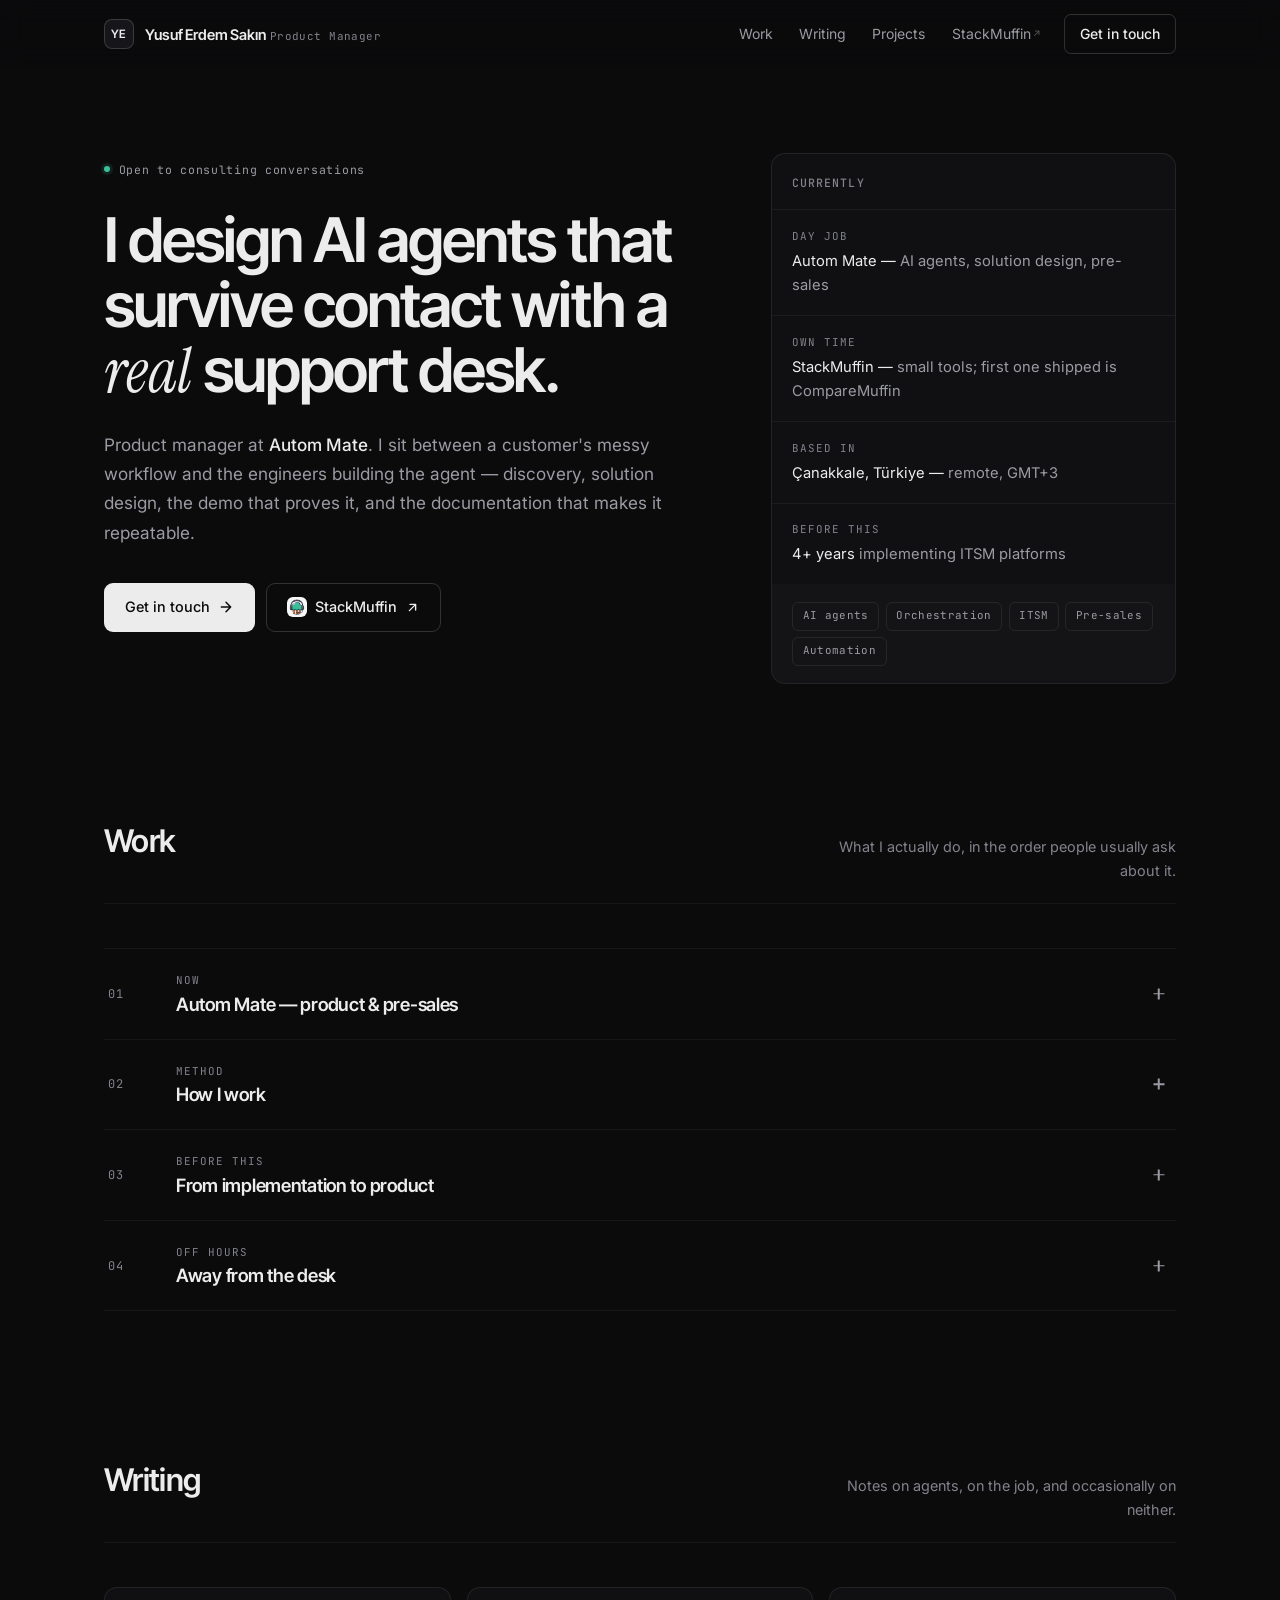
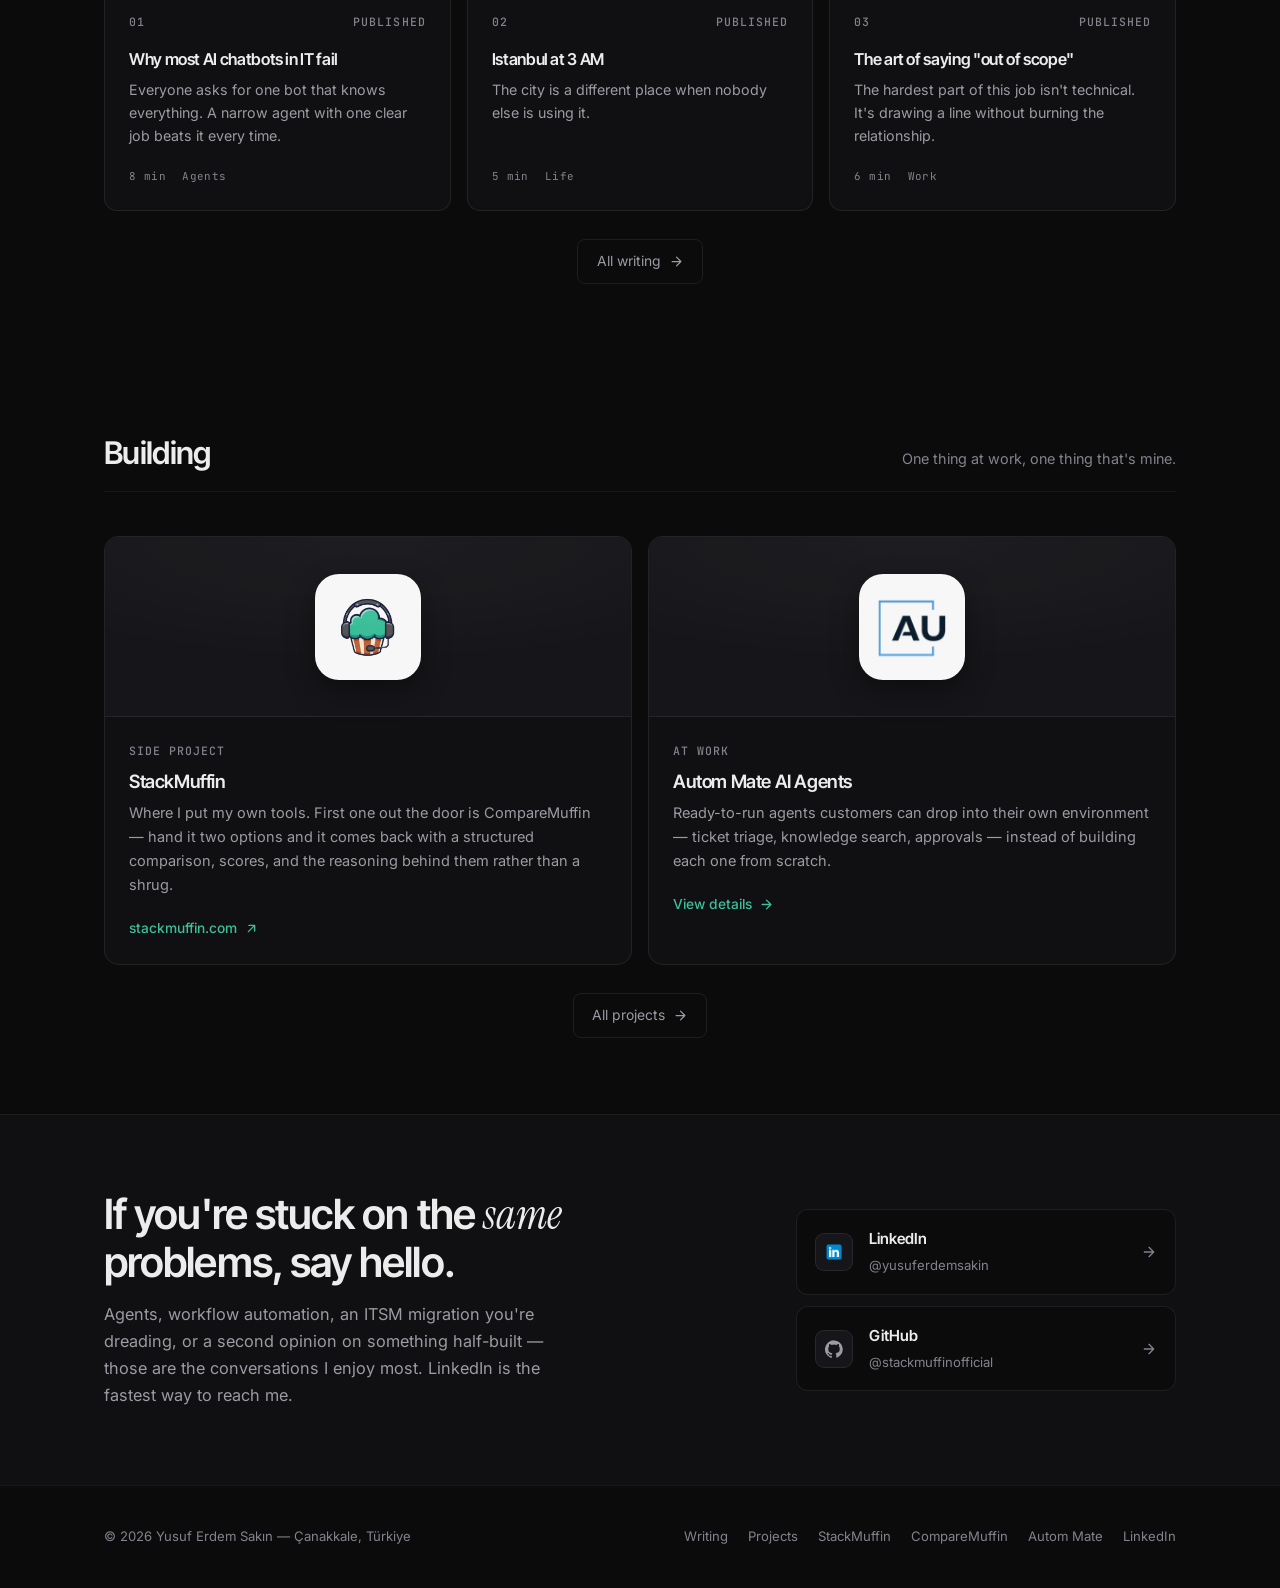
<file: index.html>
<!DOCTYPE html>
<html lang="en">
  <head>
    <meta charset="UTF-8" />
    <meta name="viewport" content="width=device-width, initial-scale=1" />
    <title>Yusuf Erdem Sakın — Product Manager, AI agents</title>
    <meta name="description" content="Yusuf Erdem Sakın — Product Manager at Autom Mate. I design AI agents for IT and support teams: discovery, solution design, demos and the docs that make them repeatable." />
    <meta name="author" content="Yusuf Erdem Sakın" />
    <link rel="canonical" href="https://erdemsakin.com/" />

    <meta property="og:type" content="website" />
    <meta property="og:url" content="https://erdemsakin.com/" />
    <meta property="og:title" content="Yusuf Erdem Sakın — Product Manager, AI agents" />
    <meta property="og:description" content="I design AI agents that survive contact with a real support desk. Product Manager at Autom Mate." />
    <meta property="og:image" content="https://erdemsakin.com/logo.png" />
    <meta name="twitter:card" content="summary" />

    <link rel="icon" type="image/png" sizes="32x32" href="favicon.png" />
    <link rel="icon" type="image/png" sizes="16x16" href="favicon.png" />
    <link rel="apple-touch-icon" sizes="180x180" href="favicon.png" />

    <link rel="preconnect" href="https://fonts.googleapis.com" />
    <link rel="preconnect" href="https://fonts.gstatic.com" crossorigin />
    <link href="https://fonts.googleapis.com/css2?family=Inter+Tight:wght@400;500;600;700&amp;family=Inter:wght@400;500&amp;family=Instrument+Serif:ital@0;1&amp;family=JetBrains+Mono:wght@400;500&amp;display=swap" rel="stylesheet" />
    <link rel="stylesheet" href="site.css" />

    <style>
      /* ---------- hero ---------- */
      .hero { padding: 5.25rem 0 4rem; }
      .hero-grid { display: grid; grid-template-columns: minmax(0, 1.25fr) minmax(0, 0.85fr); gap: 4.5rem; align-items: start; }

      .status { display: inline-flex; align-items: center; gap: 0.55rem; margin-bottom: 1.75rem; }
      .status-dot { width: 6px; height: 6px; border-radius: 50%; background: var(--accent); box-shadow: 0 0 0 3px var(--accent-soft); }
      .status span { font-family: var(--mono); font-size: 0.72rem; letter-spacing: 0.06em; color: var(--ink-2); }

      h1 { font-size: clamp(2.35rem, 5.1vw, 3.85rem); font-weight: 600; letter-spacing: -0.032em; line-height: 1.06; max-width: 15ch; }
      .lede { margin-top: 1.6rem; font-size: 1.075rem; line-height: 1.7; color: var(--ink-2); max-width: 52ch; }
      .lede strong { color: var(--ink); font-weight: 500; }
      .actions { display: flex; flex-wrap: wrap; gap: 0.7rem; margin-top: 2.25rem; }

      .panel { border: 1px solid var(--line); border-radius: 14px; background: var(--surface); overflow: hidden; }
      .panel-head { padding: 0.9rem 1.25rem; border-bottom: 1px solid var(--line-soft); }
      .panel-row { display: grid; gap: 0.2rem; padding: 1.1rem 1.25rem; border-bottom: 1px solid var(--line-soft); }
      .panel-row:last-child { border-bottom: 0; }
      .panel-row dt { font-family: var(--mono); font-size: 0.68rem; letter-spacing: 0.09em; text-transform: uppercase; color: var(--ink-3); }
      .panel-row dd { font-size: 0.92rem; color: var(--ink); }
      .panel-row dd span { color: var(--ink-2); }
      .panel-foot { display: flex; flex-wrap: wrap; gap: 0.4rem; padding: 1.1rem 1.25rem; background: rgba(255, 255, 255, 0.015); }
      .chip { font-family: var(--mono); font-size: 0.68rem; letter-spacing: 0.03em; padding: 0.28rem 0.6rem; border: 1px solid var(--line); border-radius: 6px; color: var(--ink-2); }

      /* ---------- work accordion ---------- */
      .work { border-top: 1px solid var(--line-soft); }
      .item { border-bottom: 1px solid var(--line-soft); }
      .item-btn {
        width: 100%; display: grid; grid-template-columns: 3.25rem 1fr auto; align-items: center; gap: 1rem;
        padding: 1.5rem 0.25rem; background: none; border: 0; cursor: pointer; text-align: left;
        font-family: inherit; color: inherit;
      }
      .item-btn:hover .item-title { color: var(--accent); }
      .item-num { font-family: var(--mono); font-size: 0.75rem; color: var(--ink-3); letter-spacing: 0.06em; }
      .item-title { font-family: var(--display); font-size: 1.15rem; font-weight: 600; letter-spacing: -0.015em; transition: color 0.22s ease; }
      .item-kicker { display: block; font-family: var(--mono); font-size: 0.68rem; text-transform: uppercase; letter-spacing: 0.09em; color: var(--ink-3); margin-bottom: 0.35rem; }
      .item-sign { width: 26px; height: 26px; position: relative; flex-shrink: 0; }
      .item-sign::before, .item-sign::after {
        content: ''; position: absolute; left: 50%; top: 50%; width: 11px; height: 1.5px;
        background: var(--ink-2); transform: translate(-50%, -50%); transition: transform 0.35s var(--ease), background 0.22s ease;
      }
      .item-sign::after { transform: translate(-50%, -50%) rotate(90deg); }
      .item[data-open='true'] .item-sign::after { transform: translate(-50%, -50%) rotate(0deg); }
      .item[data-open='true'] .item-sign::before, .item[data-open='true'] .item-sign::after { background: var(--accent); }
      .item[data-open='true'] .item-title { color: var(--accent); }

      .item-panel { display: grid; grid-template-rows: 0fr; transition: grid-template-rows 0.45s var(--ease); }
      .item[data-open='true'] .item-panel { grid-template-rows: 1fr; }
      .item-panel > div { overflow: hidden; }
      .item-body { padding: 0 0 2.25rem 4.25rem; max-width: 78ch; }
      .item-body p { color: var(--ink-2); font-size: 0.97rem; line-height: 1.75; }
      .facts { display: grid; grid-template-columns: repeat(2, minmax(0, 1fr)); gap: 0 2.5rem; margin: 1.75rem 0 0; }
      .facts div { padding: 0.85rem 0; border-top: 1px solid var(--line-soft); }
      .facts dt { font-family: var(--mono); font-size: 0.66rem; text-transform: uppercase; letter-spacing: 0.09em; color: var(--ink-3); margin-bottom: 0.25rem; }
      .facts dd { font-size: 0.9rem; color: var(--ink); }
      .points { list-style: none; margin-top: 1.75rem; display: grid; gap: 0.6rem; }
      .points li { position: relative; padding-left: 1.4rem; font-size: 0.92rem; color: var(--ink-2); }
      .points li::before { content: ''; position: absolute; left: 0; top: 0.72em; width: 8px; height: 1px; background: var(--accent); }

      /* ---------- writing previews ---------- */
      .cards-3 { display: grid; grid-template-columns: repeat(3, minmax(0, 1fr)); gap: 1rem; }
      .note {
        display: flex; flex-direction: column; padding: 1.5rem;
        border: 1px solid var(--line); border-radius: 13px; background: var(--surface);
        transition: border-color 0.25s ease, background 0.25s ease, transform 0.25s var(--ease);
      }
      .note:hover { border-color: var(--line-hard); background: var(--raised); transform: translateY(-2px); }
      .note-top { display: flex; justify-content: space-between; align-items: center; margin-bottom: 1.1rem; }
      .note h3 { font-size: 1.02rem; font-weight: 600; line-height: 1.35; margin-bottom: 0.55rem; }
      .note p { font-size: 0.89rem; color: var(--ink-2); line-height: 1.6; }
      .note-meta { display: flex; gap: 1rem; margin-top: auto; padding-top: 1.25rem; }
      .note-meta span { font-family: var(--mono); font-size: 0.68rem; color: var(--ink-3); letter-spacing: 0.04em; }

      /* ---------- project previews ---------- */
      .cards-2 { display: grid; grid-template-columns: repeat(2, minmax(0, 1fr)); gap: 1rem; }
      .proj {
        display: flex; flex-direction: column; overflow: hidden;
        border: 1px solid var(--line); border-radius: 15px; background: var(--surface);
        transition: border-color 0.25s ease, transform 0.25s var(--ease);
      }
      .proj:hover { border-color: var(--line-hard); transform: translateY(-2px); }
      .proj-visual {
        height: 180px; display: flex; align-items: center; justify-content: center;
        border-bottom: 1px solid var(--line-soft);
        background: radial-gradient(120% 100% at 50% 0%, rgba(255, 255, 255, 0.035), transparent 70%), var(--raised);
      }
      .plate {
        width: 106px; height: 106px; border-radius: 24px; background: #f7f7f8;
        display: flex; align-items: center; justify-content: center;
        box-shadow: 0 12px 28px rgba(0, 0, 0, 0.38); transition: transform 0.4s var(--ease);
      }
      .plate img { width: 68px; height: 68px; object-fit: contain; }
      .proj:hover .plate { transform: translateY(-3px) scale(1.02); }
      .proj-body { padding: 1.5rem; display: flex; flex-direction: column; flex: 1; }
      .proj-body h3 { font-size: 1.15rem; font-weight: 600; margin: 0.7rem 0 0.55rem; }
      .proj-body p { font-size: 0.91rem; color: var(--ink-2); line-height: 1.65; }
      .proj-go { display: inline-flex; align-items: center; gap: 0.45rem; margin-top: 1.25rem; font-size: 0.86rem; font-weight: 500; color: var(--accent); }
      .proj:hover .proj-go .arrow { transform: translateX(3px); }

      .more { display: flex; justify-content: center; margin-top: 1.75rem; }
      .more a {
        display: inline-flex; align-items: center; gap: 0.5rem; padding: 0.65rem 1.15rem;
        font-size: 0.87rem; color: var(--ink-2); border: 1px solid var(--line); border-radius: 8px;
        transition: color 0.22s ease, border-color 0.22s ease;
      }
      .more a:hover { color: var(--ink); border-color: var(--line-hard); }

      /* ---------- contact ---------- */
      .contact { border-top: 1px solid var(--line-soft); background: var(--surface); }
      .contact-grid { display: grid; grid-template-columns: minmax(0, 1fr) minmax(0, 380px); gap: 4rem; align-items: center; }
      .contact h2 { font-size: clamp(1.9rem, 3.6vw, 2.6rem); font-weight: 600; }
      .contact p { margin-top: 1rem; font-size: 1.02rem; color: var(--ink-2); max-width: 46ch; }
      .contact-list { display: grid; gap: 0.7rem; }
      .contact-row {
        display: flex; align-items: center; gap: 1rem; padding: 1rem 1.15rem;
        border: 1px solid var(--line); border-radius: 12px; background: var(--bg);
        transition: border-color 0.25s ease, transform 0.25s var(--ease);
      }
      .contact-row:hover { border-color: var(--accent); transform: translateX(4px); }
      .contact-icon {
        width: 38px; height: 38px; border-radius: 9px; flex-shrink: 0;
        display: flex; align-items: center; justify-content: center;
        border: 1px solid var(--line); background: var(--raised); overflow: hidden;
      }
      .contact-icon img { width: 20px; height: 20px; }
      .contact-icon svg { width: 18px; height: 18px; color: var(--ink-2); }
      .contact-text strong { display: block; font-family: var(--display); font-size: 0.95rem; font-weight: 600; }
      .contact-text span { font-size: 0.82rem; color: var(--ink-3); }
      .contact-row .arrow { margin-left: auto; color: var(--ink-3); }
      .contact-row:hover .arrow { transform: translateX(3px); color: var(--accent); }

      /* ---------- responsive ---------- */
      @media (max-width: 980px) {
        .hero-grid { grid-template-columns: 1fr; gap: 3rem; }
        h1 { max-width: 18ch; }
        .contact-grid { grid-template-columns: 1fr; gap: 2.5rem; }
        .cards-3 { grid-template-columns: repeat(2, minmax(0, 1fr)); }
      }
      @media (max-width: 640px) {
        .hero { padding: 4rem 0 3.5rem; }
        .cards-3, .cards-2 { grid-template-columns: 1fr; }
        .facts { grid-template-columns: 1fr; gap: 0; }
        .item-btn { grid-template-columns: 2.5rem 1fr auto; gap: 0.75rem; padding: 1.25rem 0.15rem; }
        .item-body { padding-left: 0; }
        .actions .btn { flex: 1 1 100%; justify-content: center; }
      }
    </style>
  </head>

  <body>
    <script>
      if (!window.matchMedia('(prefers-reduced-motion: reduce)').matches) {
        document.documentElement.classList.add('js');
      }
    </script>
    <a class="skip" href="#main">Skip to content</a>

    <header>
      <div class="wrap">
        <nav class="nav" aria-label="Primary">
          <a href="#top" class="brand">
            <span class="brand-mark" aria-hidden="true">YE</span>
            <span>
              <span class="brand-name">Yusuf Erdem Sakın</span>
              <span class="brand-role">Product Manager</span>
            </span>
          </a>
          <div class="nav-links">
            <a href="#work" class="nav-link">Work</a>
            <a href="writings.html" class="nav-link">Writing</a>
            <a href="projects.html" class="nav-link">Projects</a>
            <a href="https://stackmuffin.com" target="_blank" rel="noopener" class="nav-link">StackMuffin<span class="ext" aria-hidden="true">↗</span></a>
            <a href="#contact" class="nav-cta">Get in touch</a>
          </div>
          <button class="menu-btn" id="menu-btn" aria-expanded="false" aria-controls="mobile-nav" aria-label="Open menu">
            <span aria-hidden="true"></span>
          </button>
        </nav>
        <div class="mobile-nav" id="mobile-nav">
          <a href="#work">Work</a>
          <a href="writings.html">Writing</a>
          <a href="projects.html">Projects</a>
          <a href="https://stackmuffin.com" target="_blank" rel="noopener">StackMuffin ↗</a>
          <a href="#contact">Get in touch</a>
        </div>
      </div>
    </header>

    <main id="main">
      <div id="top"></div>

      <section class="hero">
        <div class="wrap">
          <div class="hero-grid">
            <div>
              <p class="status"><span class="status-dot" aria-hidden="true"></span><span>Open to consulting conversations</span></p>

              <h1>I design AI agents that survive contact with a <span class="serif">real</span> support desk.</h1>

              <p class="lede">
                Product manager at <strong>Autom Mate</strong>. I sit between a customer's messy workflow and the
                engineers building the agent — discovery, solution design, the demo that proves it, and the
                documentation that makes it repeatable.
              </p>

              <div class="actions">
                <a href="#contact" class="btn btn-solid">
                  Get in touch
                  <svg class="arrow" width="16" height="16" viewBox="0 0 24 24" fill="none" stroke="currentColor" stroke-width="2.2" stroke-linecap="round" stroke-linejoin="round" aria-hidden="true"><path d="M5 12h14M12 5l7 7-7 7"/></svg>
                </a>
                <a href="https://stackmuffin.com" target="_blank" rel="noopener" class="btn btn-ghost">
                  <img src="muffin.png" alt="" class="btn-logo" width="20" height="20" />
                  StackMuffin
                  <svg class="arrow" width="15" height="15" viewBox="0 0 24 24" fill="none" stroke="currentColor" stroke-width="2.2" stroke-linecap="round" stroke-linejoin="round" aria-hidden="true"><path d="M7 17 17 7M8 7h9v9"/></svg>
                </a>
              </div>
            </div>

            <aside class="panel" aria-label="Currently">
              <div class="panel-head"><span class="mono">Currently</span></div>
              <dl>
                <div class="panel-row">
                  <dt>Day job</dt>
                  <dd>Autom Mate — <span>AI agents, solution design, pre-sales</span></dd>
                </div>
                <div class="panel-row">
                  <dt>Own time</dt>
                  <dd>StackMuffin — <span>small tools; first one shipped is CompareMuffin</span></dd>
                </div>
                <div class="panel-row">
                  <dt>Based in</dt>
                  <dd>Çanakkale, Türkiye — <span>remote, GMT+3</span></dd>
                </div>
                <div class="panel-row">
                  <dt>Before this</dt>
                  <dd>4+ years <span>implementing ITSM platforms</span></dd>
                </div>
              </dl>
              <div class="panel-foot">
                <span class="chip">AI agents</span>
                <span class="chip">Orchestration</span>
                <span class="chip">ITSM</span>
                <span class="chip">Pre-sales</span>
                <span class="chip">Automation</span>
              </div>
            </aside>
          </div>
        </div>
      </section>

      <section id="work">
        <div class="wrap">
          <div class="sec-head reveal">
            <h2>Work</h2>
            <p>What I actually do, in the order people usually ask about it.</p>
          </div>

          <div class="work">
            <article class="item reveal" data-open="false">
              <button class="item-btn" aria-expanded="false" aria-controls="w1">
                <span class="item-num">01</span>
                <span>
                  <span class="item-kicker">Now</span>
                  <span class="item-title">Autom Mate — product &amp; pre-sales</span>
                </span>
                <span class="item-sign" aria-hidden="true"></span>
              </button>
              <div class="item-panel" id="w1" role="region"><div><div class="item-body">
                <p>
                  A prospect describes a mess — four hundred tickets a week, three systems that don't talk to each other,
                  a team that spends its mornings resetting passwords. My job is working out which parts of that an agent
                  can genuinely take over, which parts it shouldn't touch, and then building the demo that settles the argument.
                </p>
                <dl class="facts">
                  <div><dt>Role</dt><dd>Product Manager</dd></div>
                  <div><dt>Focus</dt><dd>Enterprise AI agents, pre-sales</dd></div>
                  <div><dt>Integrations</dt><dd>ServiceNow, Atlassian, Freshdesk, Microsoft</dd></div>
                  <div><dt>Models</dt><dd>OpenAI, Gemini, Copilot, local LLMs</dd></div>
                </dl>
                <ul class="points">
                  <li>Designing multi-step agents for ticket triage, knowledge search and approvals</li>
                  <li>Building POCs against the prospect's own data, not a sanitised sample</li>
                  <li>Working with engineering on what the agent can and can't be trusted to decide</li>
                  <li>Writing the blueprints and docs that let someone else run it next time</li>
                </ul>
              </div></div></div>
            </article>

            <article class="item reveal" data-open="false">
              <button class="item-btn" aria-expanded="false" aria-controls="w2">
                <span class="item-num">02</span>
                <span>
                  <span class="item-kicker">Method</span>
                  <span class="item-title">How I work</span>
                </span>
                <span class="item-sign" aria-hidden="true"></span>
              </button>
              <div class="item-panel" id="w2" role="region"><div><div class="item-body">
                <p>
                  Most AI projects fail on the boring parts: nobody owns the process, the data lives somewhere else,
                  and nobody defined what "better" would look like. So I start there. The prompt is the last thing
                  I write, not the first.
                </p>
                <dl class="facts">
                  <div><dt>Starting point</dt><dd>The workflow as it really runs</dd></div>
                  <div><dt>Sequence</dt><dd>Discovery → design → validate</dd></div>
                  <div><dt>Who I talk to</dt><dd>IT ops, support leads, the budget holder</dd></div>
                  <div><dt>Counts as success</dt><dd>Time saved, errors avoided, fewer escalations</dd></div>
                </dl>
                <ul class="points">
                  <li>Map the process as people do it, not as the org chart claims</li>
                  <li>Find the 20% of tickets causing 80% of the pain and start there</li>
                  <li>Ship the small, low-risk case first — trust is earned one use case at a time</li>
                  <li>Measure the baseline before, or you'll never prove the after</li>
                </ul>
              </div></div></div>
            </article>

            <article class="item reveal" data-open="false">
              <button class="item-btn" aria-expanded="false" aria-controls="w3">
                <span class="item-num">03</span>
                <span>
                  <span class="item-kicker">Before this</span>
                  <span class="item-title">From implementation to product</span>
                </span>
                <span class="item-sign" aria-hidden="true"></span>
              </button>
              <div class="item-panel" id="w3" role="region"><div><div class="item-body">
                <p>
                  Industrial engineering first, then four years on the implementation side for ITSM vendors.
                  I spent that time watching enterprise software meet real teams — which is most of what I know
                  about why automation either sticks or quietly gets abandoned in month three.
                </p>
                <dl class="facts">
                  <div><dt>Education</dt><dd>Industrial engineering</dd></div>
                  <div><dt>Experience</dt><dd>4+ years in IT</dd></div>
                  <div><dt>Platforms</dt><dd>ServiceNow, ManageEngine, SolarWinds, Xurrent</dd></div>
                  <div><dt>Moved into</dt><dd>AI agents and agentic workflows</dd></div>
                </dl>
                <ul class="points">
                  <li>Ran post-sales implementation across 50+ enterprise customers</li>
                  <li>Moved from support into solution design, then into product</li>
                  <li>Learned four ITSM platforms well enough to compare them honestly</li>
                  <li>Now applying that to where agents actually fit in the same workflows</li>
                </ul>
              </div></div></div>
            </article>

            <article class="item reveal" data-open="false">
              <button class="item-btn" aria-expanded="false" aria-controls="w4">
                <span class="item-num">04</span>
                <span>
                  <span class="item-kicker">Off hours</span>
                  <span class="item-title">Away from the desk</span>
                </span>
                <span class="item-sign" aria-hidden="true"></span>
              </button>
              <div class="item-panel" id="w4" role="region"><div><div class="item-body">
                <p>
                  Planted aquariums, a guitar, a bike around Çanakkale, and games I lose too many evenings to.
                  The aquariums are the most useful of the four — a planted tank is a slow system with delayed
                  feedback and no undo button, which is roughly every automation project I've worked on.
                </p>
                <dl class="facts">
                  <div><dt>Aquariums</dt><dd>Planted tanks, aquascaping</dd></div>
                  <div><dt>Music</dt><dd>Guitar — rock and metal</dd></div>
                  <div><dt>Cycling</dt><dd>City rides around Çanakkale</dd></div>
                  <div><dt>Games</dt><dd>Strategy, FPS, MOBA</dd></div>
                </dl>
              </div></div></div>
            </article>
          </div>
        </div>
      </section>

      <section id="writing">
        <div class="wrap">
          <div class="sec-head reveal">
            <h2>Writing</h2>
            <p>Notes on agents, on the job, and occasionally on neither.</p>
          </div>
          <div class="cards-3">
            <a href="writings.html#a1" class="note reveal">
              <div class="note-top"><span class="mono">01</span><span class="mono">Published</span></div>
              <h3>Why most AI chatbots in IT fail</h3>
              <p>Everyone asks for one bot that knows everything. A narrow agent with one clear job beats it every time.</p>
              <div class="note-meta"><span>8 min</span><span>Agents</span></div>
            </a>
            <a href="writings.html#a2" class="note reveal">
              <div class="note-top"><span class="mono">02</span><span class="mono">Published</span></div>
              <h3>Istanbul at 3 AM</h3>
              <p>The city is a different place when nobody else is using it.</p>
              <div class="note-meta"><span>5 min</span><span>Life</span></div>
            </a>
            <a href="writings.html#a3" class="note reveal">
              <div class="note-top"><span class="mono">03</span><span class="mono">Published</span></div>
              <h3>The art of saying "out of scope"</h3>
              <p>The hardest part of this job isn't technical. It's drawing a line without burning the relationship.</p>
              <div class="note-meta"><span>6 min</span><span>Work</span></div>
            </a>
          </div>
          <div class="more reveal">
            <a href="writings.html">
              All writing
              <svg class="arrow" width="15" height="15" viewBox="0 0 24 24" fill="none" stroke="currentColor" stroke-width="2" stroke-linecap="round" stroke-linejoin="round" aria-hidden="true"><path d="M5 12h14M12 5l7 7-7 7"/></svg>
            </a>
          </div>
        </div>
      </section>

      <section id="projects">
        <div class="wrap">
          <div class="sec-head reveal">
            <h2>Building</h2>
            <p>One thing at work, one thing that's mine.</p>
          </div>
          <div class="cards-2">
            <a href="https://stackmuffin.com" target="_blank" rel="noopener" class="proj reveal">
              <div class="proj-visual"><span class="plate"><img src="muffin.png" alt="StackMuffin logo" width="68" height="68" loading="lazy" /></span></div>
              <div class="proj-body">
                <span class="mono">Side project</span>
                <h3>StackMuffin</h3>
                <p>
                  Where I put my own tools. First one out the door is CompareMuffin — hand it two options and it
                  comes back with a structured comparison, scores, and the reasoning behind them rather than a shrug.
                </p>
                <span class="proj-go">
                  stackmuffin.com
                  <svg class="arrow" width="15" height="15" viewBox="0 0 24 24" fill="none" stroke="currentColor" stroke-width="2.2" stroke-linecap="round" stroke-linejoin="round" aria-hidden="true"><path d="M7 17 17 7M8 7h9v9"/></svg>
                </span>
              </div>
            </a>

            <a href="projects.html#p2" class="proj reveal">
              <div class="proj-visual"><span class="plate"><img src="au2.png" alt="Autom Mate logo" width="68" height="68" loading="lazy" /></span></div>
              <div class="proj-body">
                <span class="mono">At work</span>
                <h3>Autom Mate AI Agents</h3>
                <p>
                  Ready-to-run agents customers can drop into their own environment — ticket triage, knowledge
                  search, approvals — instead of building each one from scratch.
                </p>
                <span class="proj-go">
                  View details
                  <svg class="arrow" width="15" height="15" viewBox="0 0 24 24" fill="none" stroke="currentColor" stroke-width="2.2" stroke-linecap="round" stroke-linejoin="round" aria-hidden="true"><path d="M5 12h14M12 5l7 7-7 7"/></svg>
                </span>
              </div>
            </a>
          </div>
          <div class="more reveal">
            <a href="projects.html">
              All projects
              <svg class="arrow" width="15" height="15" viewBox="0 0 24 24" fill="none" stroke="currentColor" stroke-width="2" stroke-linecap="round" stroke-linejoin="round" aria-hidden="true"><path d="M5 12h14M12 5l7 7-7 7"/></svg>
            </a>
          </div>
        </div>
      </section>

      <section class="contact" id="contact">
        <div class="wrap">
          <div class="contact-grid">
            <div class="reveal">
              <h2>If you're stuck on the <span class="serif">same</span> problems, say hello.</h2>
              <p>
                Agents, workflow automation, an ITSM migration you're dreading, or a second opinion on something
                half-built — those are the conversations I enjoy most. LinkedIn is the fastest way to reach me.
              </p>
            </div>
            <div class="contact-list reveal">
              <a href="https://www.linkedin.com/in/yusuferdemsakin/" target="_blank" rel="noopener noreferrer" class="contact-row">
                <span class="contact-icon"><img src="linkedin2.png" alt="" width="20" height="20" /></span>
                <span class="contact-text"><strong>LinkedIn</strong><span>@yusuferdemsakin</span></span>
                <svg class="arrow" width="16" height="16" viewBox="0 0 24 24" fill="none" stroke="currentColor" stroke-width="2" stroke-linecap="round" stroke-linejoin="round" aria-hidden="true"><path d="M5 12h14M12 5l7 7-7 7"/></svg>
              </a>
              <a href="https://github.com/stackmuffinofficial" target="_blank" rel="noopener noreferrer" class="contact-row">
                <span class="contact-icon">
                  <svg viewBox="0 0 24 24" fill="currentColor" aria-hidden="true"><path d="M12 .5a12 12 0 0 0-3.79 23.4c.6.1.82-.26.82-.58v-2.2c-3.34.72-4.04-1.6-4.04-1.6-.55-1.4-1.34-1.77-1.34-1.77-1.09-.75.08-.73.08-.73 1.2.08 1.84 1.24 1.84 1.24 1.07 1.84 2.81 1.3 3.5 1 .1-.78.42-1.3.76-1.6-2.67-.3-5.47-1.34-5.47-5.96 0-1.32.47-2.4 1.24-3.24-.12-.3-.54-1.53.12-3.18 0 0 1-.32 3.3 1.24a11.4 11.4 0 0 1 6 0c2.3-1.56 3.3-1.24 3.3-1.24.66 1.65.24 2.88.12 3.18.77.84 1.24 1.92 1.24 3.24 0 4.63-2.8 5.65-5.48 5.95.43.37.81 1.1.81 2.22v3.29c0 .32.22.69.83.57A12 12 0 0 0 12 .5Z"/></svg>
                </span>
                <span class="contact-text"><strong>GitHub</strong><span>@stackmuffinofficial</span></span>
                <svg class="arrow" width="16" height="16" viewBox="0 0 24 24" fill="none" stroke="currentColor" stroke-width="2" stroke-linecap="round" stroke-linejoin="round" aria-hidden="true"><path d="M5 12h14M12 5l7 7-7 7"/></svg>
              </a>
            </div>
          </div>
        </div>
      </section>
    </main>

    <footer>
      <div class="wrap">
        <div class="foot">
          <small>© <span id="year">2026</span> Yusuf Erdem Sakın — Çanakkale, Türkiye</small>
          <nav aria-label="Footer">
            <a href="writings.html">Writing</a>
            <a href="projects.html">Projects</a>
            <a href="https://stackmuffin.com" target="_blank" rel="noopener noreferrer">StackMuffin</a>
            <a href="https://comparemuffin.com" target="_blank" rel="noopener noreferrer">CompareMuffin</a>
            <a href="https://autommate.com" target="_blank" rel="noopener noreferrer">Autom Mate</a>
            <a href="https://www.linkedin.com/in/yusuferdemsakin/" target="_blank" rel="noopener noreferrer">LinkedIn</a>
          </nav>
        </div>
      </div>
    </footer>

    <script src="site.js"></script>
    <script>
      // work accordion — one open at a time
      (function () {
        var items = Array.prototype.slice.call(document.querySelectorAll('.item'));
        items.forEach(function (item) {
          var btn = item.querySelector('.item-btn');
          btn.addEventListener('click', function () {
            var willOpen = item.dataset.open !== 'true';
            items.forEach(function (other) {
              other.dataset.open = 'false';
              other.querySelector('.item-btn').setAttribute('aria-expanded', 'false');
            });
            item.dataset.open = willOpen ? 'true' : 'false';
            btn.setAttribute('aria-expanded', willOpen ? 'true' : 'false');
          });
        });
      })();
    </script>

    <!-- Mate Chat Widget -->
    <script>
      (function () {
        var script = document.createElement('script');
        script.src = 'https://presales.autommate.app/ai/widget.js';
        script.setAttribute('data-agent-key', 'pk_live_0ad03402c7bead97457d46bb8d9e6aea18744269a0b6eac6');
        script.async = true;
        document.head.appendChild(script);
      })();
    </script>
  </body>
</html>
</file>
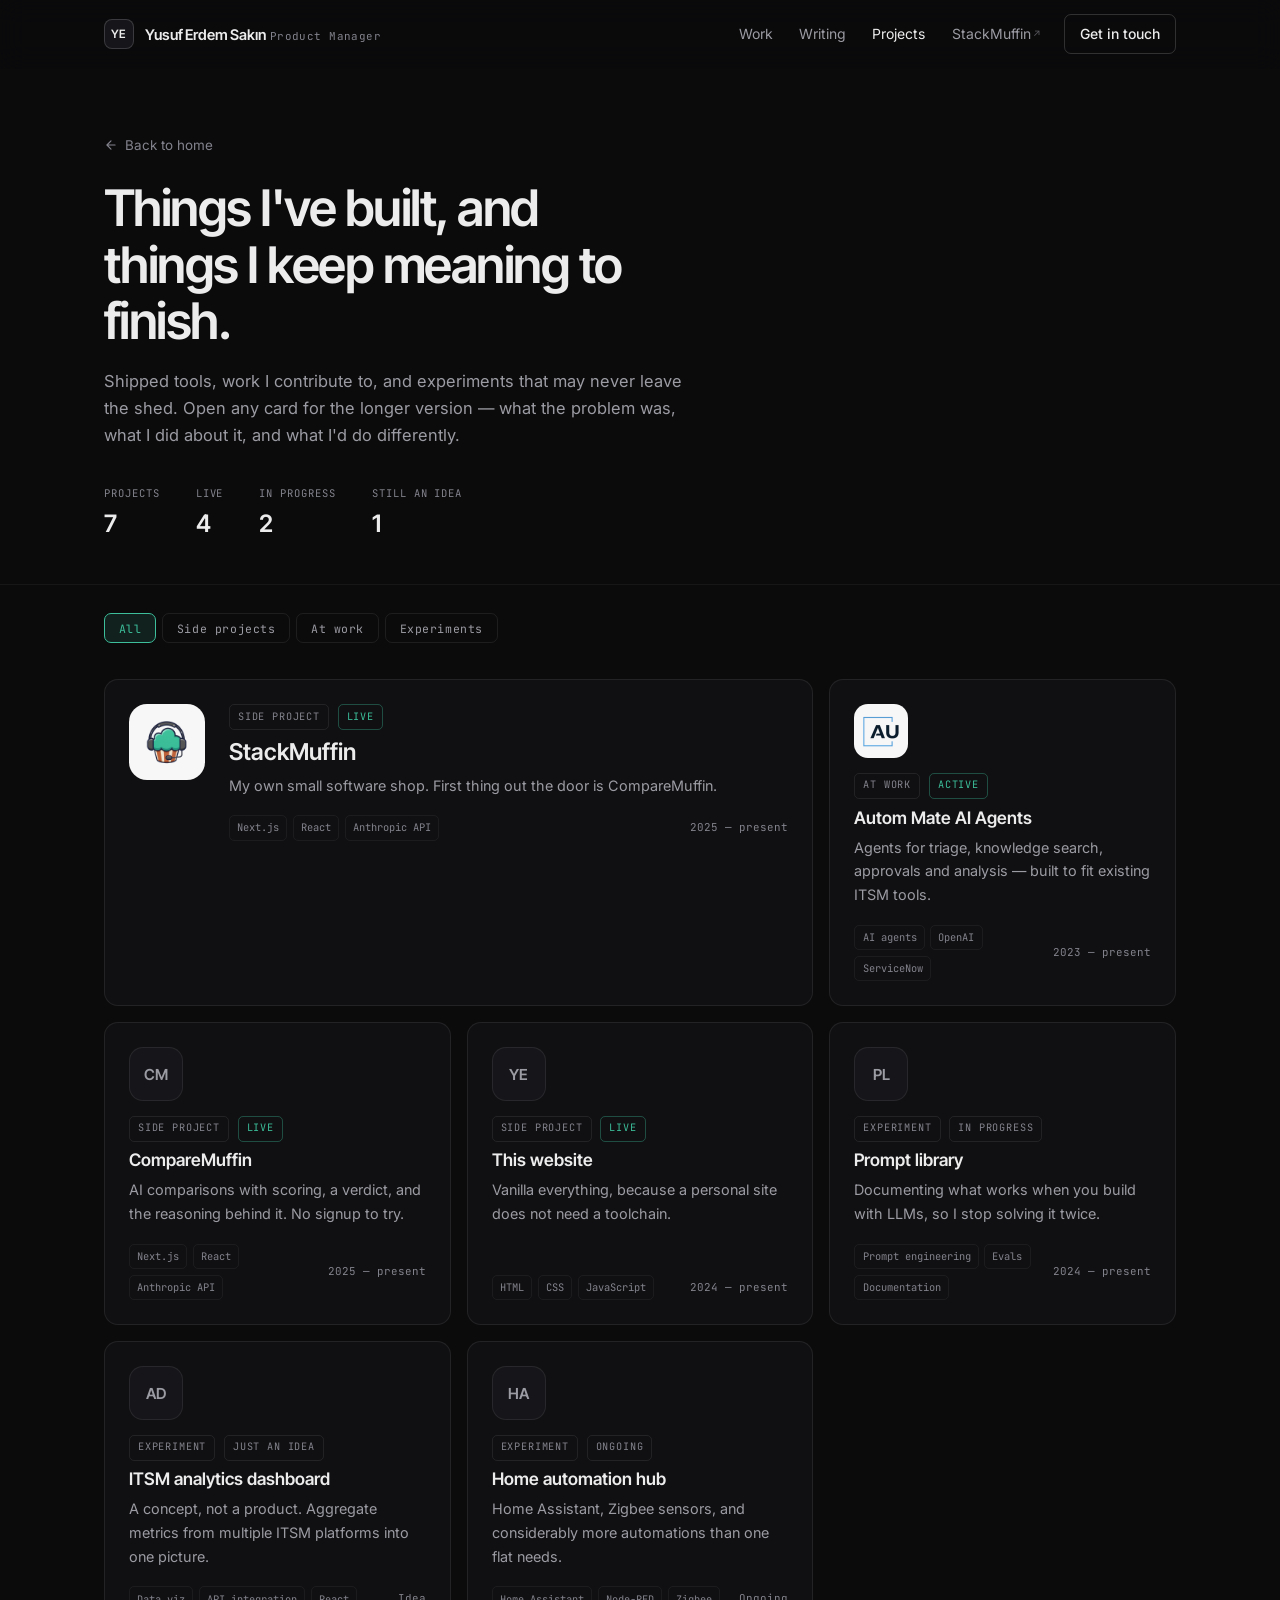
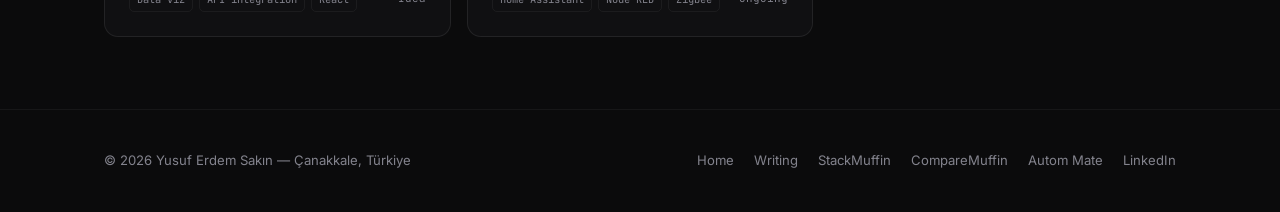
<file: projects.html>
<!DOCTYPE html>
<html lang="en">
  <head>
    <meta charset="UTF-8" />
    <meta name="viewport" content="width=device-width, initial-scale=1" />
    <title>Projects — Yusuf Erdem Sakın</title>
    <meta name="description" content="Projects, side tools and experiments by Yusuf Erdem Sakın — StackMuffin, CompareMuffin, Autom Mate AI agents, and a few things still in the shed." />
    <link rel="canonical" href="https://erdemsakin.com/projects.html" />

    <meta property="og:type" content="website" />
    <meta property="og:url" content="https://erdemsakin.com/projects.html" />
    <meta property="og:title" content="Projects — Yusuf Erdem Sakın" />
    <meta property="og:description" content="Side tools, work projects and experiments — shipped, in progress, and still just ideas." />
    <meta property="og:image" content="https://erdemsakin.com/logo.png" />
    <meta name="twitter:card" content="summary" />

    <link rel="icon" type="image/png" sizes="32x32" href="favicon.png" />
    <link rel="apple-touch-icon" sizes="180x180" href="favicon.png" />

    <link rel="preconnect" href="https://fonts.googleapis.com" />
    <link rel="preconnect" href="https://fonts.gstatic.com" crossorigin />
    <link href="https://fonts.googleapis.com/css2?family=Inter+Tight:wght@400;500;600;700&amp;family=Inter:wght@400;500&amp;family=Instrument+Serif:ital@0;1&amp;family=JetBrains+Mono:wght@400;500&amp;display=swap" rel="stylesheet" />
    <link rel="stylesheet" href="site.css" />

    <style>
      .grid { display: grid; grid-template-columns: repeat(3, minmax(0, 1fr)); gap: 1rem; padding-bottom: 4.5rem; }

      .card {
        position: relative; display: flex; flex-direction: column; gap: 0.9rem;
        padding: 1.5rem; background: var(--surface); border: 1px solid var(--line);
        border-radius: 14px; cursor: pointer;
        transition: border-color 0.25s ease, background 0.25s ease, transform 0.25s var(--ease);
      }
      .card:hover { border-color: var(--line-hard); background: var(--raised); transform: translateY(-2px); }
      .card.featured { grid-column: span 2; flex-direction: row; align-items: flex-start; gap: 1.5rem; }
      .card-main { display: flex; flex-direction: column; gap: 0.55rem; flex: 1; min-width: 0; }

      /* title button stretches over the whole card, so the card is clickable
         but keyboard users still get one real control with a heading around it */
      .card-open {
        font: inherit; color: inherit; background: none; border: 0; padding: 0;
        text-align: left; cursor: pointer;
      }
      .card-open::after { content: ''; position: absolute; inset: 0; border-radius: 14px; }
      .card-open:focus { outline: none; }
      .card-open:focus-visible::after { outline: 2px solid var(--accent); outline-offset: 3px; }

      .mark {
        width: 54px; height: 54px; border-radius: 14px; flex-shrink: 0;
        display: flex; align-items: center; justify-content: center;
        border: 1px solid var(--line); background: var(--raised);
        font-family: var(--display); font-size: 0.95rem; font-weight: 600; color: var(--ink-2);
        letter-spacing: 0.01em; transition: border-color 0.25s ease;
      }
      .mark.plate { background: #f7f7f8; border-color: transparent; }
      .mark img { width: 36px; height: 36px; object-fit: contain; }
      .card:hover .mark { border-color: var(--line-hard); }
      .card.featured .mark { width: 76px; height: 76px; border-radius: 18px; }
      .card.featured .mark img { width: 50px; height: 50px; }

      .card-tags { display: flex; align-items: center; gap: 0.55rem; flex-wrap: wrap; }
      .pill {
        font-family: var(--mono); font-size: 0.64rem; letter-spacing: 0.08em; text-transform: uppercase;
        padding: 0.22rem 0.5rem; border: 1px solid var(--line); border-radius: 5px; color: var(--ink-3);
      }
      .pill.live { color: var(--accent); border-color: rgba(60, 191, 154, 0.35); }
      .card h2 { font-size: 1.08rem; font-weight: 600; }
      .card:hover h2 { color: var(--accent); }
      .card h2, .card-open { transition: color 0.22s ease; }
      .card.featured h2 { font-size: 1.45rem; }
      .card p { font-size: 0.9rem; color: var(--ink-2); line-height: 1.65; }
      .card-foot { display: flex; align-items: center; justify-content: space-between; gap: 1rem; margin-top: auto; padding-top: 0.55rem; }
      .stack { display: flex; flex-wrap: wrap; gap: 0.35rem; }
      .stack span { font-family: var(--mono); font-size: 0.65rem; color: var(--ink-3); padding: 0.2rem 0.45rem; border: 1px solid var(--line-soft); border-radius: 5px; }
      .year { font-family: var(--mono); font-size: 0.68rem; color: var(--ink-3); white-space: nowrap; }

      .empty { padding: 3rem 0; color: var(--ink-3); font-size: 0.92rem; }

      /* ---------- detail dialog ---------- */
      .scrim {
        position: fixed; inset: 0; z-index: 100; background: rgba(5, 5, 6, 0.72);
        backdrop-filter: blur(6px); -webkit-backdrop-filter: blur(6px);
        opacity: 0; pointer-events: none; transition: opacity 0.3s ease;
      }
      .scrim.on { opacity: 1; pointer-events: auto; }
      .sheet {
        position: fixed; inset: 0; z-index: 101; display: flex; align-items: flex-start;
        justify-content: center; padding: 4.5rem 1.5rem 3rem; overflow-y: auto;
        opacity: 0; pointer-events: none; transition: opacity 0.3s ease;
      }
      .sheet.on { opacity: 1; pointer-events: auto; }
      .sheet[hidden] { display: none; }
      .sheet-inner {
        width: 100%; max-width: 760px; background: var(--surface); border: 1px solid var(--line);
        border-radius: 18px; overflow: hidden; transform: translateY(14px) scale(0.99);
        transition: transform 0.35s var(--ease);
      }
      .sheet.on .sheet-inner { transform: none; }
      .sheet-top { display: flex; align-items: flex-start; gap: 1.25rem; padding: 1.75rem 1.75rem 1.5rem; border-bottom: 1px solid var(--line-soft); }
      .sheet-top .mark { width: 62px; height: 62px; border-radius: 16px; }
      .sheet-top .mark img { width: 42px; height: 42px; }
      .sheet-title { flex: 1; min-width: 0; }
      .sheet-title h2 { font-size: 1.55rem; font-weight: 600; margin: 0.4rem 0 0.5rem; }
      .sheet-title .tagline { font-size: 0.96rem; color: var(--ink-2); line-height: 1.65; }
      .close {
        width: 36px; height: 36px; flex-shrink: 0; display: flex; align-items: center; justify-content: center;
        background: none; border: 1px solid var(--line); border-radius: 9px; color: var(--ink-2); cursor: pointer;
        transition: border-color 0.2s ease, color 0.2s ease;
      }
      .close:hover { border-color: var(--accent); color: var(--accent); }

      .sheet-meta { display: flex; flex-wrap: wrap; gap: 0.35rem; padding: 1.25rem 1.75rem; border-bottom: 1px solid var(--line-soft); }
      .sheet-body { padding: 1.75rem; }
      .sheet-body h3 {
        font-family: var(--mono); font-size: 0.7rem; letter-spacing: 0.1em; text-transform: uppercase;
        color: var(--ink-3); margin: 2rem 0 0.85rem; font-weight: 500;
      }
      .sheet-body h3:first-child { margin-top: 0; }
      .sheet-body p { font-size: 0.97rem; color: var(--ink-2); line-height: 1.8; margin-bottom: 1rem; }
      .sheet-body p strong, .sheet-body li strong { color: var(--ink); font-weight: 500; }
      .sheet-body ul { list-style: none; display: grid; gap: 0.6rem; margin-bottom: 1rem; }
      .sheet-body li { position: relative; padding-left: 1.4rem; font-size: 0.94rem; color: var(--ink-2); line-height: 1.7; }
      .sheet-body li::before { content: ''; position: absolute; left: 0; top: 0.8em; width: 8px; height: 1px; background: var(--accent); }
      .duo { display: grid; grid-template-columns: repeat(2, minmax(0, 1fr)); gap: 0.75rem; margin-bottom: 1rem; }
      .duo div { padding: 1rem 1.15rem; border: 1px solid var(--line-soft); border-radius: 11px; background: var(--bg); }
      .duo h4 { font-size: 0.92rem; font-weight: 600; margin-bottom: 0.3rem; }
      .duo p { font-size: 0.86rem; margin: 0; }
      .aside {
        padding: 1.15rem 1.35rem; margin-bottom: 1rem; border-radius: 11px;
        background: var(--accent-soft); border: 1px solid rgba(60, 191, 154, 0.22);
      }
      .aside .aside-title { font-family: var(--mono); font-size: 0.68rem; letter-spacing: 0.09em; text-transform: uppercase; color: var(--accent); margin-bottom: 0.4rem; }
      .aside p { margin: 0; font-size: 0.92rem; }

      .sheet-foot { display: flex; flex-wrap: wrap; gap: 0.7rem; padding: 1.5rem 1.75rem; border-top: 1px solid var(--line-soft); background: rgba(255, 255, 255, 0.015); }

      body.locked { overflow: hidden; }

      @media (max-width: 980px) {
        .grid { grid-template-columns: repeat(2, minmax(0, 1fr)); }
        .card.featured { grid-column: span 2; }
      }
      @media (max-width: 640px) {
        .grid { grid-template-columns: 1fr; }
        .card.featured { grid-column: span 1; flex-direction: column; }
        .card.featured .mark { width: 54px; height: 54px; border-radius: 14px; }
        .card.featured .mark img { width: 36px; height: 36px; }
        .card.featured h2 { font-size: 1.2rem; }
        .duo { grid-template-columns: 1fr; }
        .sheet { padding: 3.25rem 0.85rem 2rem; }
        .sheet-top, .sheet-meta, .sheet-body, .sheet-foot { padding-left: 1.25rem; padding-right: 1.25rem; }
        .sheet-foot .btn { flex: 1 1 100%; justify-content: center; }
      }
    </style>
  </head>

  <body>
    <script>
      if (!window.matchMedia('(prefers-reduced-motion: reduce)').matches) {
        document.documentElement.classList.add('js');
      }
    </script>
    <a class="skip" href="#main">Skip to content</a>

    <header>
      <div class="wrap">
        <nav class="nav" aria-label="Primary">
          <a href="index.html" class="brand">
            <span class="brand-mark" aria-hidden="true">YE</span>
            <span>
              <span class="brand-name">Yusuf Erdem Sakın</span>
              <span class="brand-role">Product Manager</span>
            </span>
          </a>
          <div class="nav-links">
            <a href="index.html#work" class="nav-link">Work</a>
            <a href="writings.html" class="nav-link">Writing</a>
            <a href="projects.html" class="nav-link" aria-current="page">Projects</a>
            <a href="https://stackmuffin.com" target="_blank" rel="noopener" class="nav-link">StackMuffin<span class="ext" aria-hidden="true">↗</span></a>
            <a href="index.html#contact" class="nav-cta">Get in touch</a>
          </div>
          <button class="menu-btn" id="menu-btn" aria-expanded="false" aria-controls="mobile-nav" aria-label="Open menu">
            <span aria-hidden="true"></span>
          </button>
        </nav>
        <div class="mobile-nav" id="mobile-nav">
          <a href="index.html#work">Work</a>
          <a href="writings.html">Writing</a>
          <a href="projects.html">Projects</a>
          <a href="https://stackmuffin.com" target="_blank" rel="noopener">StackMuffin ↗</a>
          <a href="index.html#contact">Get in touch</a>
        </div>
      </div>
    </header>

    <main id="main">
      <div class="masthead">
        <div class="wrap">
          <a href="index.html" class="crumb">
            <svg width="14" height="14" viewBox="0 0 24 24" fill="none" stroke="currentColor" stroke-width="2" stroke-linecap="round" stroke-linejoin="round" aria-hidden="true"><path d="M19 12H5M12 19l-7-7 7-7"/></svg>
            Back to home
          </a>
          <h1>Things I've built, and things I keep meaning to finish.</h1>
          <p class="lede">
            Shipped tools, work I contribute to, and experiments that may never leave the shed. Open any card
            for the longer version — what the problem was, what I did about it, and what I'd do differently.
          </p>
          <dl class="tally" id="tally"></dl>
        </div>
      </div>

      <div class="wrap">
        <div class="filters" id="filters" role="group" aria-label="Filter projects">
          <button class="filter" data-filter="all" aria-pressed="true">All</button>
          <button class="filter" data-filter="side" aria-pressed="false">Side projects</button>
          <button class="filter" data-filter="work" aria-pressed="false">At work</button>
          <button class="filter" data-filter="experiment" aria-pressed="false">Experiments</button>
        </div>
        <div class="grid" id="grid"></div>
        <p class="empty" id="empty" hidden>Nothing in this category yet.</p>
      </div>
    </main>

    <footer>
      <div class="wrap">
        <div class="foot">
          <small>© <span id="year">2026</span> Yusuf Erdem Sakın — Çanakkale, Türkiye</small>
          <nav aria-label="Footer">
            <a href="index.html">Home</a>
            <a href="writings.html">Writing</a>
            <a href="https://stackmuffin.com" target="_blank" rel="noopener noreferrer">StackMuffin</a>
            <a href="https://comparemuffin.com" target="_blank" rel="noopener noreferrer">CompareMuffin</a>
            <a href="https://autommate.com" target="_blank" rel="noopener noreferrer">Autom Mate</a>
            <a href="https://www.linkedin.com/in/yusuferdemsakin/" target="_blank" rel="noopener noreferrer">LinkedIn</a>
          </nav>
        </div>
      </div>
    </footer>

    <div class="scrim" id="scrim"></div>
    <div class="sheet" id="sheet" role="dialog" aria-modal="true" aria-labelledby="sheet-h" hidden>
      <div class="sheet-inner">
        <div class="sheet-top">
          <span class="mark" id="sheet-mark"></span>
          <div class="sheet-title">
            <div class="card-tags" id="sheet-tags"></div>
            <h2 id="sheet-h"></h2>
            <p class="tagline" id="sheet-tagline"></p>
          </div>
          <button class="close" id="sheet-close" aria-label="Close">
            <svg width="16" height="16" viewBox="0 0 24 24" fill="none" stroke="currentColor" stroke-width="2" stroke-linecap="round" aria-hidden="true"><path d="M18 6 6 18M6 6l12 12"/></svg>
          </button>
        </div>
        <div class="sheet-meta" id="sheet-meta"></div>
        <div class="sheet-body" id="sheet-body"></div>
        <div class="sheet-foot" id="sheet-foot"></div>
      </div>
    </div>

    <script src="site.js"></script>
    <script>
      (function () {
        'use strict';

        var projects = [
          {
            id: 'p1',
            featured: true,
            type: 'side',
            typeLabel: 'Side project',
            status: 'live',
            statusLabel: 'Live',
            logo: 'muffin.png',
            title: 'StackMuffin',
            tagline: 'The place I put my own tools, so they stop living in a folder called "new folder (3)".',
            excerpt: 'My own small software shop. First thing out the door is CompareMuffin.',
            stack: ['Next.js', 'React', 'Anthropic API', 'Tailwind', 'Vercel'],
            year: '2025 — present',
            links: { live: 'https://stackmuffin.com', label: 'stackmuffin.com' },
            body:
              '<h3>Why it exists</h3>' +
              '<p>I kept building small things to scratch my own itch and then abandoning them on a hard drive. ' +
              'StackMuffin is the shelf I put them on — a single place with a name, so finishing something has a point.</p>' +
              '<h3>What is on it</h3>' +
              '<div class="duo">' +
                '<div><h4>CompareMuffin</h4><p>Structured AI comparisons between any two options. Live and free to try.</p></div>' +
                '<div><h4>Next up</h4><p>Small utilities from the same instinct: take a thing I do manually, make it one click.</p></div>' +
              '</div>' +
              '<h3>The rule I set myself</h3>' +
              '<p>Anything that ships has to be useful to me first. If I would not open it twice in a week, it does not go up.</p>'
          },
          {
            id: 'p2',
            featured: false,
            type: 'work',
            typeLabel: 'At work',
            status: 'live',
            statusLabel: 'Active',
            logo: 'au2.png',
            title: 'Autom Mate AI Agents',
            tagline: 'Ready-to-run agents that IT teams can drop into the stack they already have.',
            excerpt: 'Agents for triage, knowledge search, approvals and analysis — built to fit existing ITSM tools.',
            stack: ['AI agents', 'OpenAI', 'ServiceNow', 'Xurrent', 'Python'],
            year: '2023 — present',
            links: { live: 'https://autommate.com', label: 'autommate.com' },
            body:
              '<h3>What we build</h3>' +
              '<p>These are not chatbots that answer questions. They are agents that do things — read a ticket, ' +
              'decide what it is, find the fix, route it, and know when to stop and ask a human.</p>' +
              '<h3>The agents</h3>' +
              '<div class="duo">' +
                '<div><h4>Triage</h4><p>Classifies, prioritises and routes incoming tickets</p></div>' +
                '<div><h4>Knowledge</h4><p>Searches internal docs and past tickets for a working answer</p></div>' +
                '<div><h4>Approval</h4><p>Runs change-management workflows and chases sign-off</p></div>' +
                '<div><h4>Analytics</h4><p>Turns ticket patterns into something a team lead can act on</p></div>' +
              '</div>' +
              '<h3>Where I sit</h3>' +
              '<p>Mostly the integration layer — how agents connect to what the customer already runs, without asking ' +
              'them to change how they work:</p>' +
              '<ul>' +
                '<li>Designing the ServiceNow and Xurrent connectors</li>' +
                '<li>Orchestration logic that coordinates several agents on one ticket</li>' +
                '<li>Confidence scoring, so the agent escalates instead of guessing</li>' +
                '<li>Sitting with customers to find the edge cases nobody documented</li>' +
              '</ul>' +
              '<div class="aside"><div class="aside-title">What I have learned</div>' +
              '<p>Enterprise AI is about 20% model work and 80% plumbing. The LLM is the easy part. Getting data in ' +
              'and out of systems built in 2011 is where the project actually lives or dies.</p></div>'
          },
          {
            id: 'p3',
            featured: false,
            type: 'side',
            typeLabel: 'Side project',
            status: 'live',
            statusLabel: 'Live',
            monogram: 'CM',
            title: 'CompareMuffin',
            tagline: 'Hand it two options and get a structured comparison instead of a wall of text.',
            excerpt: 'AI comparisons with scoring, a verdict, and the reasoning behind it. No signup to try.',
            stack: ['Next.js', 'React', 'Anthropic API', 'Tailwind'],
            year: '2025 — present',
            links: { live: 'https://comparemuffin.com', label: 'comparemuffin.com' },
            body:
              '<h3>The problem</h3>' +
              '<p>Every day is a small pile of decisions: which tool, which plan, which path. Most comparison sites ' +
              'are either selling something, only cover one category, or stop at a spec table.</p>' +
              '<h3>What it does</h3>' +
              '<div class="duo">' +
                '<div><h4>Compare anything</h4><p>Products, tools, ideas, career paths — no category limits</p></div>' +
                '<div><h4>A verdict</h4><p>A winner with a confidence level, not a diplomatic non-answer</p></div>' +
                '<div><h4>Scoring matrix</h4><p>Broken down by dimension so you can disagree with a specific line</p></div>' +
                '<div><h4>Full report</h4><p>Pros, cons, key differences, and what would change the answer</p></div>' +
              '</div>' +
              '<h3>Why I built it</h3>' +
              '<p>I was already asking chatbots to compare things for me, and getting back unstructured paragraphs I ' +
              'had to re-read twice. Same model, better container.</p>' +
              '<div class="aside"><div class="aside-title">Status</div>' +
              '<p>Live and free to try, no signup. Google sign-in if you want to keep your comparisons.</p></div>'
          },
          {
            id: 'p4',
            featured: false,
            type: 'side',
            typeLabel: 'Side project',
            status: 'live',
            statusLabel: 'Live',
            monogram: 'YE',
            title: 'This website',
            tagline: 'Hand-written HTML, CSS and JavaScript. No framework, no build step, no node_modules.',
            excerpt: 'Vanilla everything, because a personal site does not need a toolchain.',
            stack: ['HTML', 'CSS', 'JavaScript', 'GitHub Pages'],
            year: '2024 — present',
            links: { live: null, label: null },
            body:
              '<h3>Why from scratch</h3>' +
              '<p>I could have reached for Next.js or Astro. I wrote it by hand instead, for reasons that still hold up:</p>' +
              '<ul>' +
                '<li><strong>Speed:</strong> no framework payload, so the page is there before you notice it loading</li>' +
                '<li><strong>Simplicity:</strong> edit a file, refresh the browser, done</li>' +
                '<li><strong>Practice:</strong> it is easy to forget the fundamentals when you always reach for a framework</li>' +
                '<li><strong>Control:</strong> every line is mine, and nothing has an opinion I have to argue with</li>' +
              '</ul>' +
              '<div class="aside"><div class="aside-title">Dependency count</div>' +
              '<p>Zero npm packages, zero build tools, zero frameworks. Four static files and a stylesheet.</p></div>'
          },
          {
            id: 'p5',
            featured: false,
            type: 'experiment',
            typeLabel: 'Experiment',
            status: 'dev',
            statusLabel: 'In progress',
            monogram: 'PL',
            title: 'Prompt library',
            tagline: 'A private collection of prompts and patterns that actually survived contact with production.',
            excerpt: 'Documenting what works when you build with LLMs, so I stop solving it twice.',
            stack: ['Prompt engineering', 'Evals', 'Documentation'],
            year: '2024 — present',
            links: { live: null, label: null },
            body:
              '<h3>The motivation</h3>' +
              '<p>After enough AI features you notice you are solving the same four problems with slightly different ' +
              'words each time. This is my attempt to write them down once.</p>' +
              '<div class="duo">' +
                '<div><h4>Classification</h4><p>Categorising text, detecting intent, reading sentiment</p></div>' +
                '<div><h4>Extraction</h4><p>Pulling structured data out of unstructured text, reliably</p></div>' +
                '<div><h4>Reasoning</h4><p>Chain-of-thought, self-critique, multi-step problems</p></div>' +
                '<div><h4>Conversation</h4><p>Context management, consistent persona, graceful topic changes</p></div>' +
              '</div>' +
              '<h3>Status</h3>' +
              '<p>Still a private database. It goes public when enough of it has been tested rather than just written down.</p>'
          },
          {
            id: 'p6',
            featured: false,
            type: 'experiment',
            typeLabel: 'Experiment',
            status: 'idea',
            statusLabel: 'Just an idea',
            monogram: 'AD',
            title: 'ITSM analytics dashboard',
            tagline: 'One view of IT health across the three tools a team is somehow running at once.',
            excerpt: 'A concept, not a product. Aggregate metrics from multiple ITSM platforms into one picture.',
            stack: ['Data viz', 'API integration', 'React'],
            year: 'Idea',
            links: { live: null, label: null },
            body:
              '<h3>The problem</h3>' +
              '<p>Enterprise IT teams rarely run one tool. Getting a straight answer to "how are we doing" means ' +
              'logging into three dashboards and doing the arithmetic in your head.</p>' +
              '<h3>The idea</h3>' +
              '<p>One surface pulling from all of them: incident velocity, resolution times, workload spread, SLA ' +
              'compliance, and the patterns that only show up when the data sits side by side.</p>' +
              '<div class="aside"><div class="aside-title">Looking for feedback</div>' +
              '<p>If you run IT operations and this sounds useful — or obviously useless — I would like to hear it ' +
              'before I build anything.</p></div>'
          },
          {
            id: 'p7',
            featured: false,
            type: 'experiment',
            typeLabel: 'Experiment',
            status: 'dev',
            statusLabel: 'Ongoing',
            monogram: 'HA',
            title: 'Home automation hub',
            tagline: 'What started as "I want to control one lamp" and did not stop there.',
            excerpt: 'Home Assistant, Zigbee sensors, and considerably more automations than one flat needs.',
            stack: ['Home Assistant', 'Node-RED', 'Zigbee', 'MQTT', 'Raspberry Pi'],
            year: 'Ongoing',
            links: { live: null, label: null },
            body:
              '<h3>The setup</h3>' +
              '<p>Home Assistant on a Raspberry Pi, Zigbee via a Sonoff dongle, motion and door sensors in every room, ' +
              'and a handful of WiFi devices I regret buying.</p>' +
              '<h3>Automations that earn their keep</h3>' +
              '<ul>' +
                '<li>Lights dim gradually from 9 PM, so bedtime arrives without a decision</li>' +
                '<li>Night lights at 5% brightness after midnight, motion-triggered</li>' +
                '<li>Coffee starts when the morning alarm is dismissed, not when it goes off</li>' +
                '<li>Leaving home checks the doors and turns everything off</li>' +
              '</ul>' +
              '<div class="aside"><div class="aside-title">The lesson</div>' +
              '<p>Automate the thing you do every day, not the thing that demos well. Half my early automations were ' +
              'impressive once and never used again.</p></div>' +
              '<h3>Why bother</h3>' +
              '<p>It is a cheap playground for event-driven design and state machines, with the useful property that ' +
              'when you get it wrong the lights turn on at 3 AM and tell you.</p>'
          }
        ];

        var grid = document.getElementById('grid');
        var empty = document.getElementById('empty');
        var esc = function (s) {
          return String(s).replace(/&/g, '&amp;').replace(/</g, '&lt;').replace(/>/g, '&gt;').replace(/"/g, '&quot;');
        };
        var markHtml = function (p, cls) {
          return p.logo
            ? '<span class="mark plate ' + (cls || '') + '"><img src="' + p.logo + '" alt="" loading="lazy" /></span>'
            : '<span class="mark ' + (cls || '') + '" aria-hidden="true">' + esc(p.monogram) + '</span>';
        };

        function render(filter) {
          grid.innerHTML = '';
          var list = filter === 'all' ? projects : projects.filter(function (p) { return p.type === filter; });
          empty.hidden = list.length > 0;

          list.forEach(function (p) {
            var card = document.createElement('article');
            card.className = 'card reveal' + (p.featured && filter === 'all' ? ' featured' : '');
            card.innerHTML =
              markHtml(p) +
              '<div class="card-main">' +
                '<div class="card-tags">' +
                  '<span class="pill">' + esc(p.typeLabel) + '</span>' +
                  '<span class="pill' + (p.status === 'live' ? ' live' : '') + '">' + esc(p.statusLabel) + '</span>' +
                '</div>' +
                '<h2><button type="button" class="card-open" aria-haspopup="dialog">' + esc(p.title) + '</button></h2>' +
                '<p>' + esc(p.excerpt) + '</p>' +
                '<div class="card-foot">' +
                  '<span class="stack">' + p.stack.slice(0, 3).map(function (t) { return '<span>' + esc(t) + '</span>'; }).join('') + '</span>' +
                  '<span class="year">' + esc(p.year) + '</span>' +
                '</div>' +
              '</div>';
            var trigger = card.querySelector('.card-open');
            card.addEventListener('click', function () { open(p, trigger); });
            grid.appendChild(card);
          });

          if (window.revealAll) window.revealAll(grid);
        }

        // tally, computed from the data rather than typed by hand
        var tally = document.getElementById('tally');
        var counts = [
          ['Projects', projects.length],
          ['Live', projects.filter(function (p) { return p.status === 'live'; }).length],
          ['In progress', projects.filter(function (p) { return p.status === 'dev'; }).length],
          ['Still an idea', projects.filter(function (p) { return p.status === 'idea'; }).length]
        ];
        tally.innerHTML = counts.map(function (c) {
          return '<div><dt>' + c[0] + '</dt><dd>' + c[1] + '</dd></div>';
        }).join('');

        // filters
        var filters = document.querySelectorAll('.filter');
        filters.forEach(function (btn) {
          btn.addEventListener('click', function () {
            filters.forEach(function (b) { b.setAttribute('aria-pressed', 'false'); });
            btn.setAttribute('aria-pressed', 'true');
            render(btn.dataset.filter);
          });
        });

        // detail sheet
        var scrim = document.getElementById('scrim');
        var sheet = document.getElementById('sheet');
        var lastFocus = null;

        function open(p, trigger) {
          lastFocus = trigger || document.activeElement;
          document.getElementById('sheet-mark').outerHTML = markHtml(p).replace('class="mark', 'id="sheet-mark" class="mark');
          document.getElementById('sheet-tags').innerHTML =
            '<span class="pill">' + esc(p.typeLabel) + '</span>' +
            '<span class="pill' + (p.status === 'live' ? ' live' : '') + '">' + esc(p.statusLabel) + '</span>' +
            '<span class="pill">' + esc(p.year) + '</span>';
          document.getElementById('sheet-h').textContent = p.title;
          document.getElementById('sheet-tagline').textContent = p.tagline;
          document.getElementById('sheet-meta').innerHTML =
            '<span class="stack">' + p.stack.map(function (t) { return '<span>' + esc(t) + '</span>'; }).join('') + '</span>';
          document.getElementById('sheet-body').innerHTML = p.body;
          document.getElementById('sheet-foot').innerHTML = p.links.live
            ? '<a href="' + p.links.live + '" target="_blank" rel="noopener noreferrer" class="btn btn-solid">Visit ' + esc(p.links.label) +
              ' <svg class="arrow" width="15" height="15" viewBox="0 0 24 24" fill="none" stroke="currentColor" stroke-width="2.2" stroke-linecap="round" stroke-linejoin="round" aria-hidden="true"><path d="M7 17 17 7M8 7h9v9"/></svg></a>'
            : '<span class="year">No public link — happy to talk about it though.</span>';

          sheet.hidden = false;
          // next frame, so the transition runs
          requestAnimationFrame(function () {
            scrim.classList.add('on');
            sheet.classList.add('on');
          });
          document.body.classList.add('locked');
          document.getElementById('sheet-close').focus();
          if (history.replaceState) history.replaceState(null, '', '#' + p.id);
        }

        function close() {
          scrim.classList.remove('on');
          sheet.classList.remove('on');
          document.body.classList.remove('locked');
          setTimeout(function () { sheet.hidden = true; }, 300);
          if (history.replaceState) history.replaceState(null, '', location.pathname);
          if (lastFocus && lastFocus.focus) lastFocus.focus();
        }

        document.getElementById('sheet-close').addEventListener('click', close);
        scrim.addEventListener('click', close);
        sheet.addEventListener('click', function (e) { if (e.target === sheet) close(); });
        document.addEventListener('keydown', function (e) {
          if (e.key === 'Escape' && !sheet.hidden) close();
          // keep tab focus inside the dialog
          if (e.key === 'Tab' && !sheet.hidden) {
            var f = sheet.querySelectorAll('button, a[href]');
            if (!f.length) return;
            var first = f[0], last = f[f.length - 1];
            if (e.shiftKey && document.activeElement === first) { e.preventDefault(); last.focus(); }
            else if (!e.shiftKey && document.activeElement === last) { e.preventDefault(); first.focus(); }
          }
        });

        render('all');

        // deep links: projects.html#p2 opens that project, on load and on hash change
        function fromHash() {
          var hash = location.hash.replace('#', '');
          if (!hash) { if (!sheet.hidden) close(); return; }
          var match = projects.filter(function (p) { return p.id === hash; })[0];
          if (match) open(match, null);
        }
        fromHash();
        window.addEventListener('hashchange', fromHash);
      })();
    </script>
  </body>
</html>
</file>
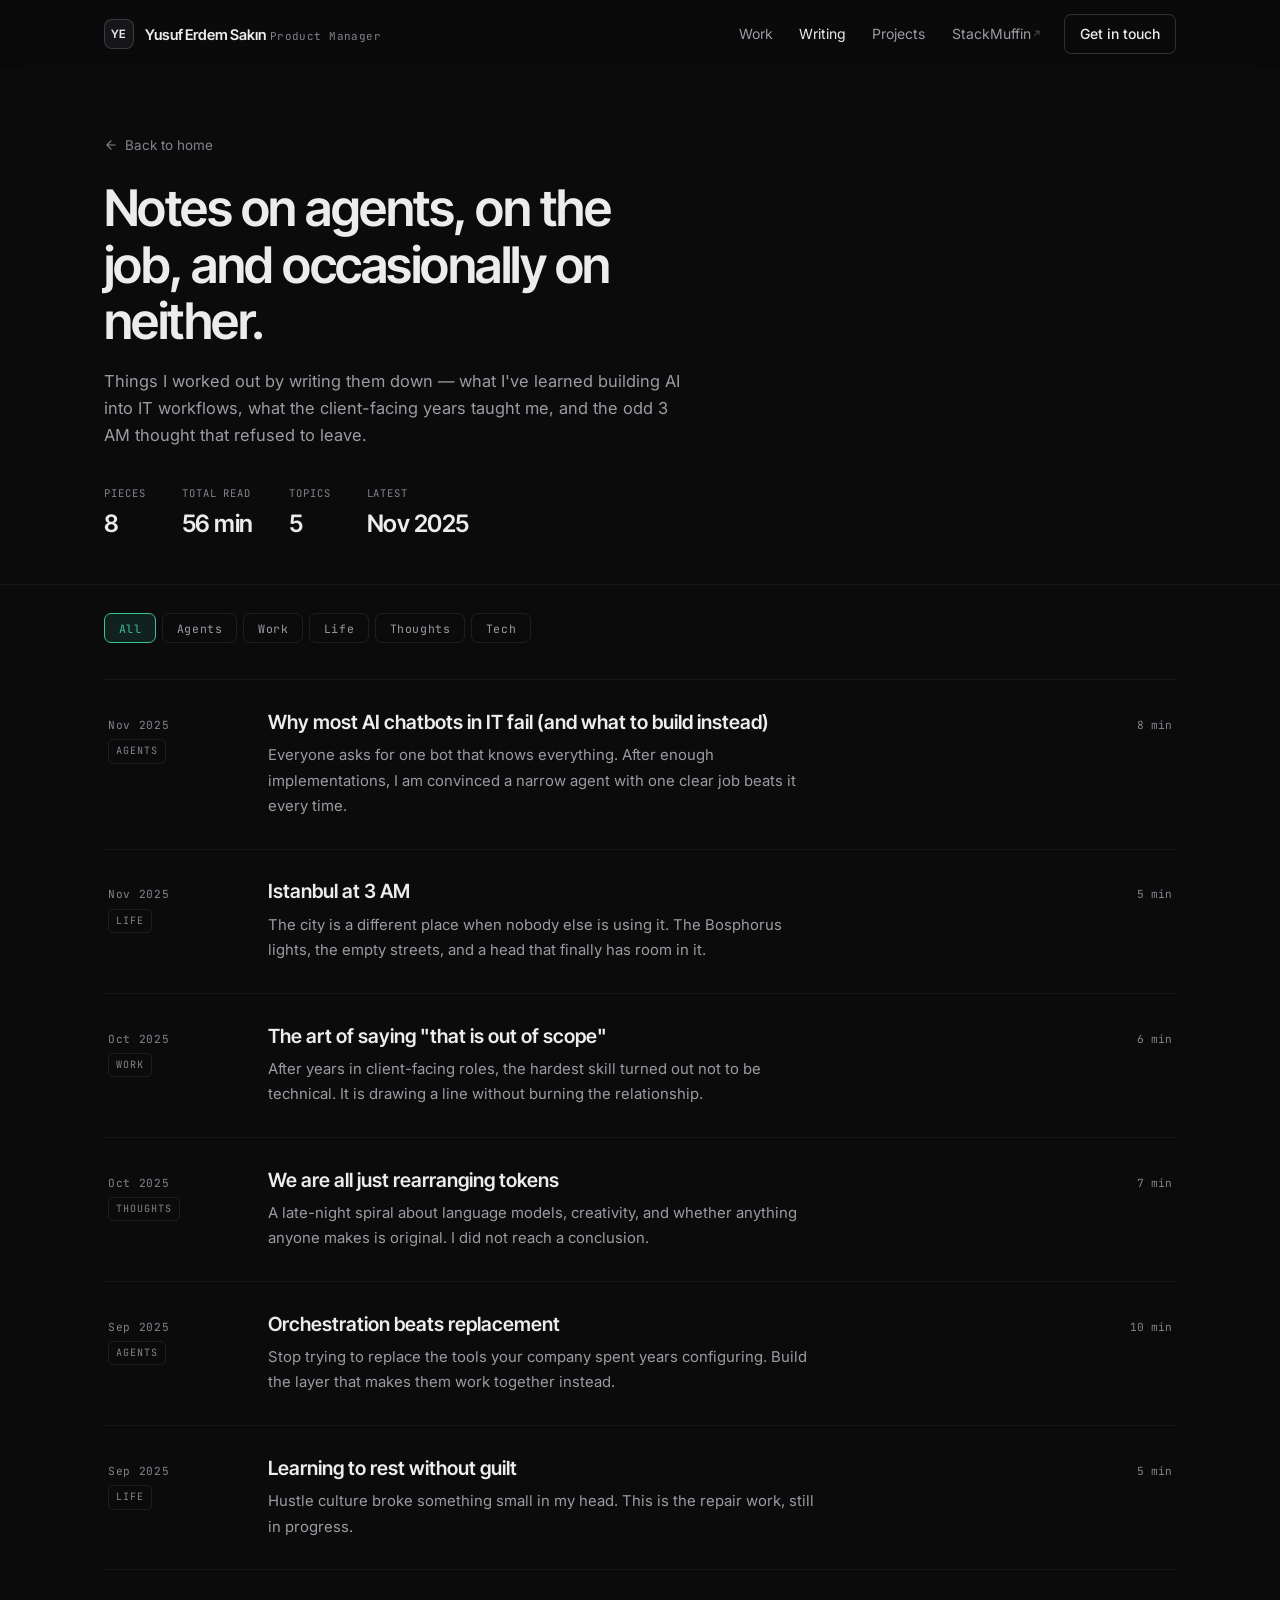
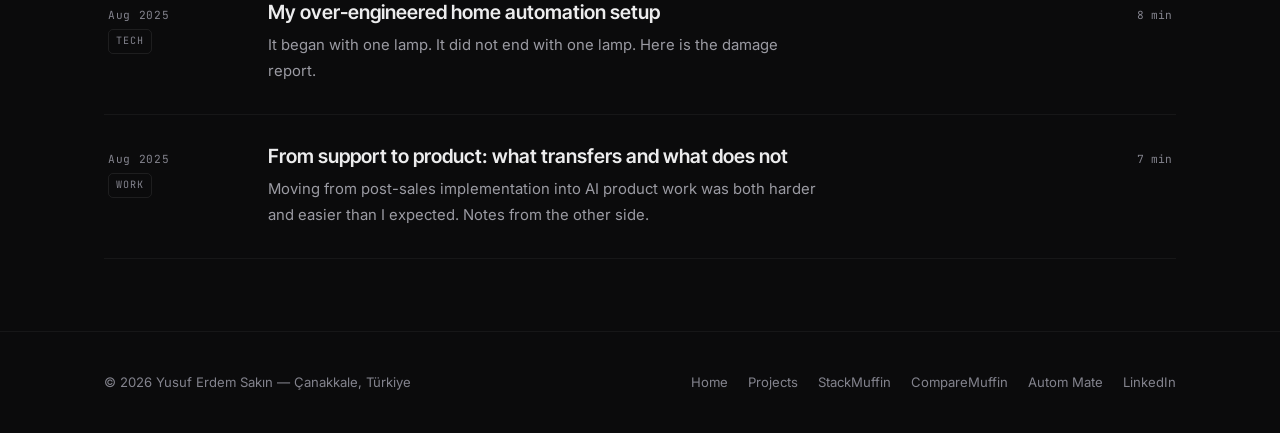
<file: writings.html>
<!DOCTYPE html>
<html lang="en">
  <head>
    <meta charset="UTF-8" />
    <meta name="viewport" content="width=device-width, initial-scale=1" />
    <title>Writing — Yusuf Erdem Sakın</title>
    <meta name="description" content="Essays and notes by Yusuf Erdem Sakın on AI agents, IT service management, working with customers, and the occasional 3 AM thought." />
    <link rel="canonical" href="https://erdemsakin.com/writings.html" />

    <meta property="og:type" content="website" />
    <meta property="og:url" content="https://erdemsakin.com/writings.html" />
    <meta property="og:title" content="Writing — Yusuf Erdem Sakın" />
    <meta property="og:description" content="Notes on agents, on the job, and occasionally on neither." />
    <meta property="og:image" content="https://erdemsakin.com/logo.png" />
    <meta name="twitter:card" content="summary" />

    <link rel="icon" type="image/png" sizes="32x32" href="favicon.png" />
    <link rel="apple-touch-icon" sizes="180x180" href="favicon.png" />

    <link rel="preconnect" href="https://fonts.googleapis.com" />
    <link rel="preconnect" href="https://fonts.gstatic.com" crossorigin />
    <link href="https://fonts.googleapis.com/css2?family=Inter+Tight:wght@400;500;600;700&amp;family=Inter:wght@400;500&amp;family=Instrument+Serif:ital@0;1&amp;family=JetBrains+Mono:wght@400;500&amp;display=swap" rel="stylesheet" />
    <link rel="stylesheet" href="site.css" />

    <style>
      .list { border-top: 1px solid var(--line-soft); padding-bottom: 4.5rem; }

      .entry {
        position: relative; display: grid; grid-template-columns: 8.5rem 1fr 5rem; gap: 1.5rem;
        align-items: baseline; padding: 1.85rem 0.25rem;
        border-bottom: 1px solid var(--line-soft); cursor: pointer;
      }
      .entry:hover h2 { color: var(--accent); }
      .entry-open {
        font: inherit; color: inherit; background: none; border: 0; padding: 0;
        text-align: left; cursor: pointer;
      }
      .entry-open::after { content: ''; position: absolute; inset: 0; border-radius: 10px; }
      .entry-open:focus { outline: none; }
      .entry-open:focus-visible::after { outline: 2px solid var(--accent); outline-offset: -2px; }
      .entry-side { display: flex; flex-direction: column; gap: 0.3rem; }
      .entry-date { font-family: var(--mono); font-size: 0.7rem; letter-spacing: 0.06em; color: var(--ink-3); }
      .entry-cat {
        font-family: var(--mono); font-size: 0.63rem; letter-spacing: 0.09em; text-transform: uppercase;
        color: var(--ink-3); border: 1px solid var(--line); border-radius: 5px;
        padding: 0.18rem 0.45rem; align-self: flex-start;
      }
      .entry h2 { font-size: 1.22rem; font-weight: 600; line-height: 1.3; margin-bottom: 0.5rem; transition: color 0.22s ease; }
      .entry p { font-size: 0.93rem; color: var(--ink-2); line-height: 1.7; max-width: 62ch; }
      .entry-time { font-family: var(--mono); font-size: 0.7rem; color: var(--ink-3); text-align: right; white-space: nowrap; }

      .empty { padding: 3rem 0; color: var(--ink-3); font-size: 0.92rem; }

      /* ---------- reader ---------- */
      .scrim {
        position: fixed; inset: 0; z-index: 100; background: rgba(5, 5, 6, 0.72);
        backdrop-filter: blur(6px); -webkit-backdrop-filter: blur(6px);
        opacity: 0; pointer-events: none; transition: opacity 0.3s ease;
      }
      .scrim.on { opacity: 1; pointer-events: auto; }
      .sheet {
        position: fixed; inset: 0; z-index: 101; display: flex; align-items: flex-start; justify-content: center;
        padding: 4.5rem 1.5rem 3rem; overflow-y: auto; opacity: 0; pointer-events: none; transition: opacity 0.3s ease;
      }
      .sheet.on { opacity: 1; pointer-events: auto; }
      .sheet[hidden] { display: none; }
      .sheet-inner {
        width: 100%; max-width: 720px; background: var(--surface); border: 1px solid var(--line);
        border-radius: 18px; overflow: hidden; transform: translateY(14px) scale(0.99);
        transition: transform 0.35s var(--ease);
      }
      .sheet.on .sheet-inner { transform: none; }
      .sheet-top { display: flex; align-items: flex-start; gap: 1.25rem; padding: 1.85rem 2rem 1.5rem; border-bottom: 1px solid var(--line-soft); }
      .sheet-title { flex: 1; min-width: 0; }
      .sheet-title .kicker { display: flex; flex-wrap: wrap; gap: 0.55rem; align-items: center; margin-bottom: 0.7rem; }
      .sheet-title h2 { font-size: clamp(1.5rem, 3.2vw, 1.95rem); font-weight: 600; letter-spacing: -0.025em; line-height: 1.18; }
      .close {
        width: 36px; height: 36px; flex-shrink: 0; display: flex; align-items: center; justify-content: center;
        background: none; border: 1px solid var(--line); border-radius: 9px; color: var(--ink-2); cursor: pointer;
        transition: border-color 0.2s ease, color 0.2s ease;
      }
      .close:hover { border-color: var(--accent); color: var(--accent); }

      .read { padding: 1.9rem 2rem 2.25rem; }
      .read p { font-size: 1.005rem; color: var(--ink-2); line-height: 1.85; margin-bottom: 1.15rem; }
      .read p strong, .read li strong { color: var(--ink); font-weight: 500; }
      .read h3 {
        font-family: var(--display); font-size: 1.16rem; font-weight: 600; color: var(--ink);
        letter-spacing: -0.018em; margin: 2.25rem 0 0.9rem;
      }
      .read h3:first-child { margin-top: 0; }
      .read ul { list-style: none; display: grid; gap: 0.65rem; margin: 0 0 1.25rem; }
      .read li { position: relative; padding-left: 1.4rem; font-size: 0.97rem; color: var(--ink-2); line-height: 1.75; }
      .read li::before { content: ''; position: absolute; left: 0; top: 0.82em; width: 8px; height: 1px; background: var(--accent); }
      .read blockquote {
        margin: 1.5rem 0; padding: 0.35rem 0 0.35rem 1.35rem; border-left: 2px solid var(--accent);
        font-family: var(--serif); font-style: italic; font-size: 1.16rem; line-height: 1.6; color: var(--ink);
      }
      .read hr { border: 0; border-top: 1px solid var(--line-soft); margin: 2.25rem 0 1.5rem; }
      .read .aside {
        padding: 1.15rem 1.35rem; margin: 1.5rem 0; border-radius: 11px;
        background: var(--accent-soft); border: 1px solid rgba(60, 191, 154, 0.22);
      }
      .read .aside-title { font-family: var(--mono); font-size: 0.68rem; letter-spacing: 0.09em; text-transform: uppercase; color: var(--accent); margin-bottom: 0.4rem; }
      .read .aside p { margin: 0; font-size: 0.95rem; }

      .sheet-foot { display: flex; align-items: center; justify-content: space-between; gap: 1rem; flex-wrap: wrap; padding: 1.35rem 2rem; border-top: 1px solid var(--line-soft); background: rgba(255, 255, 255, 0.015); }
      .sheet-foot .year { font-family: var(--mono); font-size: 0.7rem; color: var(--ink-3); }
      .nav-pair { display: flex; gap: 0.5rem; }
      .nav-pair button {
        display: inline-flex; align-items: center; gap: 0.4rem; padding: 0.5rem 0.9rem;
        font-family: var(--sans); font-size: 0.83rem; color: var(--ink-2); background: none;
        border: 1px solid var(--line); border-radius: 8px; cursor: pointer;
        transition: color 0.2s ease, border-color 0.2s ease;
      }
      .nav-pair button:hover:not(:disabled) { color: var(--ink); border-color: var(--line-hard); }
      .nav-pair button:disabled { opacity: 0.35; cursor: default; }

      body.locked { overflow: hidden; }

      @media (max-width: 780px) {
        .entry { grid-template-columns: 1fr; gap: 0.75rem; padding: 1.5rem 0.15rem; }
        .entry-side { flex-direction: row; align-items: center; gap: 0.65rem; }
        .entry-time { text-align: left; }
      }
      @media (max-width: 640px) {
        .sheet { padding: 3.25rem 0.85rem 2rem; }
        .sheet-top, .read, .sheet-foot { padding-left: 1.25rem; padding-right: 1.25rem; }
      }
    </style>
  </head>

  <body>
    <script>
      if (!window.matchMedia('(prefers-reduced-motion: reduce)').matches) {
        document.documentElement.classList.add('js');
      }
    </script>
    <a class="skip" href="#main">Skip to content</a>

    <header>
      <div class="wrap">
        <nav class="nav" aria-label="Primary">
          <a href="index.html" class="brand">
            <span class="brand-mark" aria-hidden="true">YE</span>
            <span>
              <span class="brand-name">Yusuf Erdem Sakın</span>
              <span class="brand-role">Product Manager</span>
            </span>
          </a>
          <div class="nav-links">
            <a href="index.html#work" class="nav-link">Work</a>
            <a href="writings.html" class="nav-link" aria-current="page">Writing</a>
            <a href="projects.html" class="nav-link">Projects</a>
            <a href="https://stackmuffin.com" target="_blank" rel="noopener" class="nav-link">StackMuffin<span class="ext" aria-hidden="true">↗</span></a>
            <a href="index.html#contact" class="nav-cta">Get in touch</a>
          </div>
          <button class="menu-btn" id="menu-btn" aria-expanded="false" aria-controls="mobile-nav" aria-label="Open menu">
            <span aria-hidden="true"></span>
          </button>
        </nav>
        <div class="mobile-nav" id="mobile-nav">
          <a href="index.html#work">Work</a>
          <a href="writings.html">Writing</a>
          <a href="projects.html">Projects</a>
          <a href="https://stackmuffin.com" target="_blank" rel="noopener">StackMuffin ↗</a>
          <a href="index.html#contact">Get in touch</a>
        </div>
      </div>
    </header>

    <main id="main">
      <div class="masthead">
        <div class="wrap">
          <a href="index.html" class="crumb">
            <svg width="14" height="14" viewBox="0 0 24 24" fill="none" stroke="currentColor" stroke-width="2" stroke-linecap="round" stroke-linejoin="round" aria-hidden="true"><path d="M19 12H5M12 19l-7-7 7-7"/></svg>
            Back to home
          </a>
          <h1>Notes on agents, on the job, and occasionally on neither.</h1>
          <p class="lede">
            Things I worked out by writing them down — what I've learned building AI into IT workflows, what the
            client-facing years taught me, and the odd 3 AM thought that refused to leave.
          </p>
          <dl class="tally" id="tally"></dl>
        </div>
      </div>

      <div class="wrap">
        <div class="filters" id="filters" role="group" aria-label="Filter writing">
          <button class="filter" data-filter="all" aria-pressed="true">All</button>
          <button class="filter" data-filter="ai" aria-pressed="false">Agents</button>
          <button class="filter" data-filter="work" aria-pressed="false">Work</button>
          <button class="filter" data-filter="life" aria-pressed="false">Life</button>
          <button class="filter" data-filter="thoughts" aria-pressed="false">Thoughts</button>
          <button class="filter" data-filter="tech" aria-pressed="false">Tech</button>
        </div>
        <div class="list" id="list"></div>
        <p class="empty" id="empty" hidden>Nothing filed under this yet.</p>
      </div>
    </main>

    <footer>
      <div class="wrap">
        <div class="foot">
          <small>© <span id="year">2026</span> Yusuf Erdem Sakın — Çanakkale, Türkiye</small>
          <nav aria-label="Footer">
            <a href="index.html">Home</a>
            <a href="projects.html">Projects</a>
            <a href="https://stackmuffin.com" target="_blank" rel="noopener noreferrer">StackMuffin</a>
            <a href="https://comparemuffin.com" target="_blank" rel="noopener noreferrer">CompareMuffin</a>
            <a href="https://autommate.com" target="_blank" rel="noopener noreferrer">Autom Mate</a>
            <a href="https://www.linkedin.com/in/yusuferdemsakin/" target="_blank" rel="noopener noreferrer">LinkedIn</a>
          </nav>
        </div>
      </div>
    </footer>

    <div class="scrim" id="scrim"></div>
    <div class="sheet" id="sheet" role="dialog" aria-modal="true" aria-labelledby="sheet-h" hidden>
      <div class="sheet-inner">
        <div class="sheet-top">
          <div class="sheet-title">
            <div class="kicker" id="sheet-kicker"></div>
            <h2 id="sheet-h"></h2>
          </div>
          <button class="close" id="sheet-close" aria-label="Close">
            <svg width="16" height="16" viewBox="0 0 24 24" fill="none" stroke="currentColor" stroke-width="2" stroke-linecap="round" aria-hidden="true"><path d="M18 6 6 18M6 6l12 12"/></svg>
          </button>
        </div>
        <article class="read" id="sheet-body"></article>
        <div class="sheet-foot">
          <span class="year" id="sheet-foot-meta"></span>
          <div class="nav-pair">
            <button type="button" id="prev">
              <svg width="14" height="14" viewBox="0 0 24 24" fill="none" stroke="currentColor" stroke-width="2" stroke-linecap="round" stroke-linejoin="round" aria-hidden="true"><path d="M19 12H5M12 19l-7-7 7-7"/></svg>
              Previous
            </button>
            <button type="button" id="next">
              Next
              <svg width="14" height="14" viewBox="0 0 24 24" fill="none" stroke="currentColor" stroke-width="2" stroke-linecap="round" stroke-linejoin="round" aria-hidden="true"><path d="M5 12h14M12 5l7 7-7 7"/></svg>
            </button>
          </div>
        </div>
      </div>
    </div>

    <script src="site.js"></script>
    <script>
      (function () {
        'use strict';

        var articles = [
          {
            id: 'a1',
            category: 'ai',
            categoryLabel: 'Agents',
            title: 'Why most AI chatbots in IT fail (and what to build instead)',
            excerpt: 'Everyone asks for one bot that knows everything. After enough implementations, I am convinced a narrow agent with one clear job beats it every time.',
            readTime: 8,
            date: 'Nov 2025',
            body:
              '<h3>The chatbot fantasy</h3>' +
              '<p>When executives hear "AI in IT operations" they picture a single bot sitting in Slack, answering ' +
              'every question, resolving every ticket, automating every workflow. One interface to rule them all.</p>' +
              '<p>It is an appealing picture. It is also, in my experience, almost always the wrong shape.</p>' +
              '<div class="aside"><div class="aside-title">The short version</div>' +
              '<p>The deployments that work are not generalist chatbots. They are narrow agents that understand one ' +
              'workflow deeply and execute it well.</p></div>' +
              '<h3>Why narrow wins</h3>' +
              '<p>Think about how the team actually works. A ticket arrives. Someone reads it, categorises it, checks ' +
              'whether there is a known fix, routes it, maybe kicks off an approval.</p>' +
              '<p>Each of those steps has its own context, its own rules, its own edge cases. A generalist bot handles ' +
              'all of them with one prompt and one set of instructions — the equivalent of hiring one person and ' +
              'expecting them to be excellent at triage, networking, security and application support simultaneously.</p>' +
              '<h3>The architecture instead</h3>' +
              '<ul>' +
                '<li><strong>Triage agent:</strong> reads the ticket, pulls out intent and entities, sets priority</li>' +
                '<li><strong>Knowledge agent:</strong> searches the KB and past tickets for something that already worked</li>' +
                '<li><strong>Routing agent:</strong> knows who is good at what, and who is drowning this week</li>' +
                '<li><strong>Approval agent:</strong> runs change management and watches the SLA clock</li>' +
              '</ul>' +
              '<p>Each does one thing well. Together they beat any single bot, and when one of them is wrong you can ' +
              'tell which one.</p>' +
              '<hr>' +
              '<p>Next time I want to go deeper on the triage agent specifically — intent recognition, entity ' +
              'extraction, and where confidence scoring earns its keep.</p>'
          },
          {
            id: 'a2',
            category: 'life',
            categoryLabel: 'Life',
            title: 'Istanbul at 3 AM',
            excerpt: 'The city is a different place when nobody else is using it. The Bosphorus lights, the empty streets, and a head that finally has room in it.',
            readTime: 5,
            date: 'Nov 2025',
            body:
              '<h3>The quiet hours</h3>' +
              '<p>Istanbul never entirely sleeps, but at 3 AM it comes close. The ferries stop. The gulls quiet down. ' +
              'Even the cats pause their territorial disputes.</p>' +
              '<p>This is when I do my best work.</p>' +
              '<blockquote>Thoughts that arrive at 3 AM have a different quality. Rawer. Less filtered by the noise of the day.</blockquote>' +
              '<h3>Why night works</h3>' +
              '<p>During the day my brain is reactive. Slack. Meetings. The constant pull of things marked urgent that ' +
              'rarely are.</p>' +
              '<p>At night there is nothing to react to. Nobody expects a reply. No invite is coming. Just me, the ' +
              'thought I am chasing, and occasionally a ship horn somewhere on the water.</p>' +
              '<h3>The ritual</h3>' +
              '<ul>' +
                '<li>Turkish tea, always in a proper bardak</li>' +
                '<li>Window open, even when it is cold</li>' +
                '<li>Something ambient on — lately Tycho or Boards of Canada</li>' +
                '<li>Write without editing</li>' +
              '</ul>' +
              '<p>The last one matters most. No backspace. Whatever comes out, comes out. Tomorrow is for editing; ' +
              'tonight is for catching the thing before it leaves.</p>' +
              '<h3>The cost</h3>' +
              '<p>I am not going to pretend this is healthy. My sleep is chaos, morning meetings are punishment, and my ' +
              'coffee intake would worry a doctor. But some people are morning people. I am a 3 AM person, and I have ' +
              'stopped arguing with it.</p>' +
              '<hr>' +
              '<p>When do you think best? I am curious whether other people have found their own odd optimal hour.</p>'
          },
          {
            id: 'a3',
            category: 'work',
            categoryLabel: 'Work',
            title: 'The art of saying "that is out of scope"',
            excerpt: 'After years in client-facing roles, the hardest skill turned out not to be technical. It is drawing a line without burning the relationship.',
            readTime: 6,
            date: 'Oct 2025',
            body:
              '<h3>How it starts</h3>' +
              '<p>Every project begins with clean boundaries. Here is what we will build. Here is what we will not. ' +
              'Everyone agrees. Handshakes all round.</p>' +
              '<p>Then week two arrives, and with it the sentence: "while you are in there, could you also..."</p>' +
              '<h3>Why we say yes</h3>' +
              '<p>Saying yes feels helpful. It feels like being on the team. The cost is real but invisible for a while:</p>' +
              '<ul>' +
                '<li>The timeline quietly becomes fiction</li>' +
                '<li>Quality drops, because attention is finite</li>' +
                '<li>The team burns out</li>' +
                '<li>The client is unhappy anyway, because nobody ever re-aligned expectations</li>' +
              '</ul>' +
              '<div class="aside"><div class="aside-title">The paradox</div>' +
              '<p>Saying no to scope creep is more helpful than saying yes. A finished narrow project beats an ' +
              'unfinished ambitious one, every time.</p></div>' +
              '<h3>How to say no without saying no</h3>' +
              '<p>The trick is that you almost never have to use the word:</p>' +
              '<ul>' +
                '<li><strong>"Yes — let us put that in phase two."</strong> Acknowledges the value, protects the date.</li>' +
                '<li><strong>"Good idea. What should we drop to fit it?"</strong> Forces the trade-off into the open.</li>' +
                '<li><strong>"Let me scope it and come back with the timeline impact."</strong> Buys time, adds data.</li>' +
              '</ul>' +
              '<h3>The relationship view</h3>' +
              '<p>The goal is not winning the argument. It is that when you say three weeks, people believe you. Once a ' +
              'client learns your estimates hold and your scope is real, they trust you more, not less.</p>' +
              '<hr>' +
              '<p>What is your phrase for this? I collect them.</p>'
          },
          {
            id: 'a4',
            category: 'thoughts',
            categoryLabel: 'Thoughts',
            title: 'We are all just rearranging tokens',
            excerpt: 'A late-night spiral about language models, creativity, and whether anything anyone makes is original. I did not reach a conclusion.',
            readTime: 7,
            date: 'Oct 2025',
            body:
              '<h3>The 3 AM question</h3>' +
              '<p>Language models predict the next token from patterns in training data. They are, at bottom, very good ' +
              'pattern matchers — remixing and recombining what already exists.</p>' +
              '<p>Which raises an uncomfortable question: is that not roughly what we do?</p>' +
              '<blockquote>Every idea I have had was built from ideas I absorbed elsewhere. Every word I write was one I read first.</blockquote>' +
              '<h3>The originality myth</h3>' +
              '<p>We like the story of genius — the lone inventor pulling something from nothing. But look closely at ' +
              'any original work and the influences are everywhere. The Beatles were remixing Chuck Berry. Einstein was ' +
              'building on Maxwell. Your favourite author is echoing whoever they read at sixteen.</p>' +
              '<h3>Where that leaves us</h3>' +
              '<p>I do not think this makes human creativity smaller. If anything it makes it more interesting. We are ' +
              'all remix machines. The question was never whether the ingredients are new — it is whether this ' +
              'particular combination adds something to the conversation.</p>' +
              '<div class="aside"><div class="aside-title">The comforting part</div>' +
              '<p>A model has more training data than any person will ever read. It does not have lived experience, or ' +
              'the specific accidental set of influences that make your remix yours.</p></div>' +
              '<h3>No conclusion</h3>' +
              '<p>I do not have a tidy ending. The thought is still rattling around. Some questions are better left open.</p>'
          },
          {
            id: 'a5',
            category: 'ai',
            categoryLabel: 'Agents',
            title: 'Orchestration beats replacement',
            excerpt: 'Stop trying to replace the tools your company spent years configuring. Build the layer that makes them work together instead.',
            readTime: 10,
            date: 'Sep 2025',
            body:
              '<h3>The replacement trap</h3>' +
              '<p>I have sat in too many meetings where someone proposes ripping out ServiceNow, or Jira, or whichever ' +
              'platform the company has spent four years bending into shape. "Let us replace it with something ' +
              'AI-native." This is almost always a mistake.</p>' +
              '<h3>What is actually in there</h3>' +
              '<p>The existing tool is not just software. It is a record of decisions:</p>' +
              '<ul>' +
                '<li>Every custom field is a decision someone made and defended</li>' +
                '<li>Every workflow rule encodes business logic nobody wrote down elsewhere</li>' +
                '<li>Every integration took months and a security review</li>' +
                '<li>Every user has muscle memory you are about to delete</li>' +
              '</ul>' +
              '<div class="aside"><div class="aside-title">The real cost</div>' +
              '<p>Replacing a mature ITSM platform is not a six-month project. Counting migration, workflow ' +
              'recreation, retraining and the productivity dip, it is closer to two or three years.</p></div>' +
              '<h3>The alternative</h3>' +
              '<p>Treat AI as an orchestration layer instead. The ITSM platform stays the system of record. The ' +
              'knowledge base stays put. Agents sit in the middle, watching events, enriching data, taking action.</p>' +
              '<h3>Event-driven, not question-driven</h3>' +
              '<p>The key shift is not waiting to be asked:</p>' +
              '<ul>' +
                '<li>Ticket created — triage agent classifies and enriches it</li>' +
                '<li>Ticket assigned — knowledge agent goes looking for the fix</li>' +
                '<li>SLA approaching — escalation agent tells the right person, early</li>' +
                '<li>Ticket resolved — the pattern gets captured for next time</li>' +
              '</ul>' +
              '<hr>' +
              '<p>The goal was never to replace what works. It is to make what works quieter.</p>'
          },
          {
            id: 'a6',
            category: 'life',
            categoryLabel: 'Life',
            title: 'Learning to rest without guilt',
            excerpt: 'Hustle culture broke something small in my head. This is the repair work, still in progress.',
            readTime: 5,
            date: 'Sep 2025',
            body:
              '<h3>The symptom</h3>' +
              '<p>Somewhere along the way I picked up a habit I did not ask for: I cannot rest without feeling guilty ' +
              'about it. Watching a film, some part of my brain suggests I could be learning something. Take a weekend ' +
              'off and Sunday evening fills with a low anxiety about time spent badly.</p>' +
              '<blockquote>Hustle culture did not make me successful. It made me bad at enjoying what the work was for.</blockquote>' +
              '<h3>The moment it landed</h3>' +
              '<p>On holiday last year, in a beautiful place, doing nothing, I noticed I felt anxious rather than ' +
              'relaxed. That was the alarm going off.</p>' +
              '<h3>What helps</h3>' +
              '<ul>' +
                '<li><strong>Scheduled rest:</strong> "do nothing" blocks on the calendar, treated like meetings</li>' +
                '<li><strong>Reframing:</strong> rest is not the absence of work, it is the maintenance that makes work possible</li>' +
                '<li><strong>Phone away:</strong> most of the guilt arrives through a screen showing what others did today</li>' +
                '<li><strong>A note on the desk:</strong> literally, "you are allowed to rest"</li>' +
              '</ul>' +
              '<h3>Still working on it</h3>' +
              '<p>Not fixed. The guilt still turns up. But I am getting better at noticing it and declining the invitation.</p>'
          },
          {
            id: 'a7',
            category: 'tech',
            categoryLabel: 'Tech',
            title: 'My over-engineered home automation setup',
            excerpt: 'It began with one lamp. It did not end with one lamp. Here is the damage report.',
            readTime: 8,
            date: 'Aug 2025',
            body:
              '<h3>Famous last words</h3>' +
              '<p>"I just want to control this one lamp from my phone."</p>' +
              '<p>Six months later: motion sensors in every room, a local Home Assistant server, custom Node-RED flows, ' +
              'and strong opinions about Zigbee versus Z-Wave.</p>' +
              '<h3>The setup</h3>' +
              '<ul>' +
                '<li><strong>Hub:</strong> Home Assistant on a Raspberry Pi 4, eyeing a NUC</li>' +
                '<li><strong>Protocol:</strong> Zigbee via a Sonoff dongle, plus some WiFi devices I regret</li>' +
                '<li><strong>Lights:</strong> IKEA Tradfri and Philips Hue, the Hue bridge now redundant</li>' +
                '<li><strong>Sensors:</strong> Aqara motion, door and temperature, everywhere</li>' +
                '<li><strong>Voice:</strong> processed locally, because I would rather not send my living room to a server</li>' +
              '</ul>' +
              '<div class="aside"><div class="aside-title">If you are starting</div>' +
              '<p>Go Zigbee from day one. WiFi smart devices are easy to buy, clog your network, and usually want the ' +
              'cloud to be up before your light turns on.</p></div>' +
              '<h3>The ones that stuck</h3>' +
              '<ul>' +
                '<li>Lights dim gradually from 9 PM, so bedtime stops being a decision</li>' +
                '<li>Night lights at 5% after midnight, motion-triggered</li>' +
                '<li>Coffee starts when the alarm is dismissed, not when it fires</li>' +
                '<li>Leaving home checks the doors and switches everything off</li>' +
              '</ul>' +
              '<h3>The lesson</h3>' +
              '<p>Automate what you do every day, not what demos well. Half my early automations were impressive once ' +
              'and never used again.</p>' +
              '<hr>' +
              '<p>What is in your setup? Always looking for something to copy.</p>'
          },
          {
            id: 'a8',
            category: 'work',
            categoryLabel: 'Work',
            title: 'From support to product: what transfers and what does not',
            excerpt: 'Moving from post-sales implementation into AI product work was both harder and easier than I expected. Notes from the other side.',
            readTime: 7,
            date: 'Aug 2025',
            body:
              '<h3>The pivot</h3>' +
              '<p>For years I worked in post-sales support and implementation. Then I moved into product. People ask ' +
              'how it went. Short answer: harder and easier than expected, in different places than I predicted.</p>' +
              '<h3>What transfers</h3>' +
              '<ul>' +
                '<li><strong>User empathy:</strong> I have watched thousands of people get stuck. I know what confuses them.</li>' +
                '<li><strong>Edge cases:</strong> I know the weird ways things break, because I debugged them at 11 PM.</li>' +
                '<li><strong>Translation:</strong> explaining complex systems to non-technical people was the whole job.</li>' +
                '<li><strong>Patience:</strong> support teaches you that users are not stupid; interfaces are unclear.</li>' +
              '</ul>' +
              '<div class="aside"><div class="aside-title">The quiet advantage</div>' +
              '<p>People who come to product from support tend to build more usable things, because they have felt bad ' +
              'UX land on them personally.</p></div>' +
              '<h3>What does not</h3>' +
              '<ul>' +
                '<li><strong>Prioritisation:</strong> in support you fix what is broken. In product you choose what matters.</li>' +
                '<li><strong>Saying no:</strong> support solves problems. Product decides which problems deserve solving.</li>' +
                '<li><strong>Thinking in data:</strong> I had to learn metrics, tests, and what a real success signal looks like.</li>' +
                '<li><strong>Ambiguity:</strong> support has right answers. Product frequently does not.</li>' +
              '</ul>' +
              '<h3>If you are considering it</h3>' +
              '<ul>' +
                '<li>Start writing down patterns. "Users always struggle with X" is a product insight.</li>' +
                '<li>Learn enough SQL to answer your own questions.</li>' +
                '<li>Build something small and ship it, so you know what shipping feels like.</li>' +
                '<li>Frame the support years as a strength, because they are one.</li>' +
              '</ul>' +
              '<hr>' +
              '<p>The path is not linear, but it is walkable — and you arrive with a view that career PMs often lack.</p>'
          }
        ];

        var list = document.getElementById('list');
        var empty = document.getElementById('empty');
        var current = [];
        var esc = function (s) {
          return String(s).replace(/&/g, '&amp;').replace(/</g, '&lt;').replace(/>/g, '&gt;').replace(/"/g, '&quot;');
        };

        function render(filter) {
          list.innerHTML = '';
          current = filter === 'all' ? articles.slice() : articles.filter(function (a) { return a.category === filter; });
          empty.hidden = current.length > 0;

          current.forEach(function (a) {
            var row = document.createElement('article');
            row.className = 'entry reveal';
            row.innerHTML =
              '<div class="entry-side">' +
                '<span class="entry-date">' + esc(a.date) + '</span>' +
                '<span class="entry-cat">' + esc(a.categoryLabel) + '</span>' +
              '</div>' +
              '<div><h2><button type="button" class="entry-open" aria-haspopup="dialog">' + esc(a.title) + '</button></h2>' +
              '<p>' + esc(a.excerpt) + '</p></div>' +
              '<span class="entry-time">' + a.readTime + ' min</span>';
            var trigger = row.querySelector('.entry-open');
            row.addEventListener('click', function () { open(a, trigger); });
            list.appendChild(row);
          });

          if (window.revealAll) window.revealAll(list);
        }

        // tally, computed from the data
        var totalMin = articles.reduce(function (n, a) { return n + a.readTime; }, 0);
        var topics = articles.reduce(function (set, a) {
          if (set.indexOf(a.category) === -1) set.push(a.category);
          return set;
        }, []).length;
        document.getElementById('tally').innerHTML =
          '<div><dt>Pieces</dt><dd>' + articles.length + '</dd></div>' +
          '<div><dt>Total read</dt><dd>' + totalMin + ' min</dd></div>' +
          '<div><dt>Topics</dt><dd>' + topics + '</dd></div>' +
          '<div><dt>Latest</dt><dd>' + articles[0].date + '</dd></div>';

        // filters
        var filters = document.querySelectorAll('.filter');
        filters.forEach(function (btn) {
          btn.addEventListener('click', function () {
            filters.forEach(function (b) { b.setAttribute('aria-pressed', 'false'); });
            btn.setAttribute('aria-pressed', 'true');
            render(btn.dataset.filter);
          });
        });

        // reader
        var scrim = document.getElementById('scrim');
        var sheet = document.getElementById('sheet');
        var prevBtn = document.getElementById('prev');
        var nextBtn = document.getElementById('next');
        var lastFocus = null;
        var openIndex = -1;

        function open(a, trigger) {
          if (trigger) lastFocus = trigger;
          openIndex = current.indexOf(a);
          if (openIndex === -1) { current = articles.slice(); openIndex = current.indexOf(a); }

          document.getElementById('sheet-kicker').innerHTML =
            '<span class="entry-cat">' + esc(a.categoryLabel) + '</span>' +
            '<span class="entry-date">' + esc(a.date) + '</span>' +
            '<span class="entry-date">' + a.readTime + ' min read</span>';
          document.getElementById('sheet-h').textContent = a.title;
          document.getElementById('sheet-body').innerHTML = a.body;
          document.getElementById('sheet-foot-meta').textContent = a.date + ' · ' + a.readTime + ' min';
          prevBtn.disabled = openIndex <= 0;
          nextBtn.disabled = openIndex >= current.length - 1;

          sheet.hidden = false;
          requestAnimationFrame(function () {
            scrim.classList.add('on');
            sheet.classList.add('on');
          });
          document.body.classList.add('locked');
          sheet.scrollTop = 0;
          document.getElementById('sheet-close').focus();
          if (history.replaceState) history.replaceState(null, '', '#' + a.id);
        }

        function close() {
          scrim.classList.remove('on');
          sheet.classList.remove('on');
          document.body.classList.remove('locked');
          setTimeout(function () { sheet.hidden = true; }, 300);
          if (history.replaceState) history.replaceState(null, '', location.pathname);
          if (lastFocus && lastFocus.focus) lastFocus.focus();
        }

        prevBtn.addEventListener('click', function () { if (openIndex > 0) open(current[openIndex - 1], null); });
        nextBtn.addEventListener('click', function () { if (openIndex < current.length - 1) open(current[openIndex + 1], null); });
        document.getElementById('sheet-close').addEventListener('click', close);
        scrim.addEventListener('click', close);
        sheet.addEventListener('click', function (e) { if (e.target === sheet) close(); });
        document.addEventListener('keydown', function (e) {
          if (sheet.hidden) return;
          if (e.key === 'Escape') close();
          if (e.key === 'ArrowLeft' && !prevBtn.disabled) prevBtn.click();
          if (e.key === 'ArrowRight' && !nextBtn.disabled) nextBtn.click();
          if (e.key === 'Tab') {
            var f = sheet.querySelectorAll('button:not(:disabled), a[href]');
            if (!f.length) return;
            var first = f[0], last = f[f.length - 1];
            if (e.shiftKey && document.activeElement === first) { e.preventDefault(); last.focus(); }
            else if (!e.shiftKey && document.activeElement === last) { e.preventDefault(); first.focus(); }
          }
        });

        render('all');

        // deep links: writings.html#a2 opens that piece, on load and on hash change
        function fromHash() {
          var hash = location.hash.replace('#', '');
          if (!hash) { if (!sheet.hidden) close(); return; }
          var match = articles.filter(function (a) { return a.id === hash; })[0];
          if (match) open(match, null);
        }
        fromHash();
        window.addEventListener('hashchange', fromHash);
      })();
    </script>
  </body>
</html>
</file>
<file: site.css>
/* ==========================================================================
   erdemsakin.com — shared design system
   One accent, no gradients, no emoji. Edit tokens here, all pages follow.
   ========================================================================== */

:root {
  --bg:        #0b0b0c;
  --surface:   #101012;
  --raised:    #16161a;
  --line:      rgba(255, 255, 255, 0.08);
  --line-soft: rgba(255, 255, 255, 0.05);
  --line-hard: rgba(255, 255, 255, 0.16);

  --ink:       #ececed;
  --ink-2:     #9b9ba3;
  --ink-3:     #83838d;

  --accent:      #3cbf9a;
  --accent-soft: rgba(60, 191, 154, 0.12);

  --sans:    'Inter', system-ui, -apple-system, sans-serif;
  --display: 'Inter Tight', 'Inter', system-ui, sans-serif;
  --serif:   'Instrument Serif', Georgia, serif;
  --mono:    'JetBrains Mono', ui-monospace, monospace;

  --ease: cubic-bezier(0.22, 1, 0.36, 1);
  --wrap: 1120px;
}

*, *::before, *::after { box-sizing: border-box; margin: 0; padding: 0; }

html { scroll-behavior: smooth; -webkit-text-size-adjust: 100%; }

body {
  background: var(--bg);
  color: var(--ink);
  font-family: var(--sans);
  font-size: 16px;
  line-height: 1.65;
  -webkit-font-smoothing: antialiased;
  text-rendering: optimizeLegibility;
  overflow-x: hidden;
}

a { color: inherit; text-decoration: none; }
img { display: block; max-width: 100%; }
::selection { background: var(--accent); color: #05130f; }

:focus-visible { outline: 2px solid var(--accent); outline-offset: 3px; border-radius: 4px; }

.skip {
  position: absolute; left: -9999px; top: 0; z-index: 999;
  background: var(--ink); color: var(--bg);
  padding: 0.6rem 1rem; font-size: 0.85rem; font-weight: 500; border-radius: 0 0 8px 0;
}
.skip:focus { left: 0; }

.wrap { max-width: var(--wrap); margin: 0 auto; padding: 0 1.5rem; }

/* ---------- type ---------- */
h1, h2, h3, h4 { font-family: var(--display); font-weight: 600; letter-spacing: -0.022em; line-height: 1.12; }
.serif { font-family: var(--serif); font-style: italic; font-weight: 400; letter-spacing: 0; }
.mono {
  font-family: var(--mono); font-size: 0.72rem; font-weight: 500;
  letter-spacing: 0.09em; text-transform: uppercase; color: var(--ink-3);
}

/* ---------- header ---------- */
header {
  position: sticky; top: 0; z-index: 50;
  background: rgba(11, 11, 12, 0.72);
  backdrop-filter: blur(14px) saturate(1.4);
  -webkit-backdrop-filter: blur(14px) saturate(1.4);
  border-bottom: 1px solid transparent;
  transition: border-color 0.3s ease, background 0.3s ease;
}
header.stuck { border-bottom-color: var(--line); background: rgba(11, 11, 12, 0.9); }

.nav { display: flex; align-items: center; justify-content: space-between; height: 68px; gap: 1rem; }
.brand { display: flex; align-items: center; gap: 0.7rem; min-width: 0; }
.brand-mark {
  width: 30px; height: 30px; border-radius: 8px; flex-shrink: 0;
  display: flex; align-items: center; justify-content: center;
  border: 1px solid var(--line-hard); background: var(--raised);
  font-family: var(--display); font-size: 0.72rem; font-weight: 600;
  letter-spacing: 0.02em; color: var(--ink);
  transition: border-color 0.25s ease, color 0.25s ease;
}
.brand:hover .brand-mark { border-color: var(--accent); color: var(--accent); }
.brand-name { font-family: var(--display); font-weight: 600; font-size: 0.92rem; letter-spacing: -0.01em; white-space: nowrap; }
.brand-role { font-family: var(--mono); font-size: 0.68rem; color: var(--ink-3); letter-spacing: 0.04em; }

.nav-links { display: flex; align-items: center; gap: 0.15rem; }
.nav-link {
  padding: 0.45rem 0.75rem; font-size: 0.875rem; color: var(--ink-2);
  border-radius: 7px; transition: color 0.2s ease, background 0.2s ease;
}
.nav-link:hover { color: var(--ink); background: rgba(255, 255, 255, 0.045); }
.nav-link[aria-current='page'] { color: var(--ink); }
.nav-cta {
  margin-left: 0.5rem; padding: 0.45rem 0.95rem; font-size: 0.875rem; font-weight: 500;
  color: var(--ink); border: 1px solid var(--line-hard); border-radius: 7px;
  transition: border-color 0.2s ease, color 0.2s ease, background 0.2s ease;
}
.nav-cta:hover { border-color: var(--accent); color: var(--accent); background: var(--accent-soft); }
.ext { display: inline-block; font-size: 0.7em; opacity: 0.55; vertical-align: 0.35em; margin-left: 0.25em; }

.menu-btn {
  display: none; width: 40px; height: 40px; align-items: center; justify-content: center;
  background: none; border: 1px solid var(--line); border-radius: 9px; cursor: pointer;
  transition: border-color 0.2s ease;
}
.menu-btn:hover { border-color: var(--line-hard); }
.menu-btn span { position: relative; width: 16px; height: 1.5px; background: var(--ink); display: block; transition: background 0.2s ease; }
.menu-btn span::before, .menu-btn span::after {
  content: ''; position: absolute; left: 0; width: 16px; height: 1.5px; background: var(--ink);
  transition: transform 0.32s var(--ease);
}
.menu-btn span::before { top: -5px; }
.menu-btn span::after { top: 5px; }
.menu-btn[aria-expanded='true'] span { background: transparent; }
.menu-btn[aria-expanded='true'] span::before { transform: translateY(5px) rotate(45deg); }
.menu-btn[aria-expanded='true'] span::after { transform: translateY(-5px) rotate(-45deg); }

.mobile-nav { display: none; flex-direction: column; padding: 0.5rem 0 1.25rem; border-top: 1px solid var(--line-soft); }
.mobile-nav.open { display: flex; }
.mobile-nav a { padding: 0.85rem 0.25rem; font-size: 1rem; color: var(--ink-2); border-bottom: 1px solid var(--line-soft); }
.mobile-nav a:last-child { border-bottom: 0; color: var(--accent); }

/* ---------- buttons ---------- */
.btn {
  display: inline-flex; align-items: center; gap: 0.5rem;
  padding: 0.72rem 1.25rem; font-family: var(--sans); font-size: 0.9rem; font-weight: 500;
  border-radius: 9px; border: 1px solid transparent; cursor: pointer;
  transition: background 0.22s ease, color 0.22s ease, border-color 0.22s ease, transform 0.22s var(--ease);
}
.btn:hover { transform: translateY(-1px); }
.btn-solid { background: var(--ink); color: #0b0b0c; }
.btn-solid:hover { background: #fff; }
.btn-ghost { border-color: var(--line-hard); color: var(--ink); }
.btn-ghost:hover { border-color: var(--accent); color: var(--accent); background: var(--accent-soft); }
.btn-logo { width: 20px; height: 20px; border-radius: 6px; background: #f7f7f8; padding: 1px; }
.arrow { transition: transform 0.22s var(--ease); }
.btn:hover .arrow { transform: translateX(3px); }

/* ---------- sections ---------- */
section { padding: 4.75rem 0; }
.sec-head {
  display: flex; align-items: baseline; gap: 1.25rem;
  margin-bottom: 2.75rem; padding-bottom: 1.25rem; border-bottom: 1px solid var(--line-soft);
}
.sec-head h2 { font-size: clamp(1.5rem, 2.6vw, 1.95rem); font-weight: 600; }
.sec-head p { margin-left: auto; font-size: 0.9rem; color: var(--ink-3); max-width: 42ch; text-align: right; }

/* page masthead (sub-pages) */
.masthead { padding: 4rem 0 2.5rem; border-bottom: 1px solid var(--line-soft); }
.masthead h1 { font-size: clamp(2.1rem, 4.6vw, 3.15rem); font-weight: 600; letter-spacing: -0.03em; max-width: 18ch; }
.masthead .lede { margin-top: 1.15rem; font-size: 1.03rem; color: var(--ink-2); max-width: 58ch; }
.crumb { display: inline-flex; align-items: center; gap: 0.45rem; margin-bottom: 1.5rem; font-size: 0.84rem; color: var(--ink-3); transition: color 0.2s ease; }
.crumb:hover { color: var(--accent); }

.tally { display: flex; flex-wrap: wrap; gap: 2.25rem; margin-top: 2.25rem; }
.tally div { display: flex; flex-direction: column; gap: 0.1rem; }
.tally dt { font-family: var(--mono); font-size: 0.66rem; letter-spacing: 0.09em; text-transform: uppercase; color: var(--ink-3); }
.tally dd { font-family: var(--display); font-size: 1.5rem; font-weight: 600; letter-spacing: -0.02em; }

/* ---------- filters ---------- */
.filters { display: flex; flex-wrap: wrap; gap: 0.4rem; padding: 1.75rem 0 2.25rem; }
.filter {
  padding: 0.42rem 0.85rem; font-family: var(--mono); font-size: 0.72rem; letter-spacing: 0.05em;
  color: var(--ink-2); background: none; border: 1px solid var(--line); border-radius: 7px; cursor: pointer;
  transition: color 0.2s ease, border-color 0.2s ease, background 0.2s ease;
}
.filter:hover { color: var(--ink); border-color: var(--line-hard); }
.filter[aria-pressed='true'] { color: var(--accent); border-color: var(--accent); background: var(--accent-soft); }

/* ---------- footer ---------- */
footer { padding: 2.5rem 0; border-top: 1px solid var(--line-soft); }
.foot { display: flex; justify-content: space-between; align-items: center; gap: 1.5rem; flex-wrap: wrap; }
.foot small { font-size: 0.82rem; color: var(--ink-3); }
.foot nav { display: flex; flex-wrap: wrap; gap: 1.25rem; }
.foot nav a { font-size: 0.82rem; color: var(--ink-3); transition: color 0.22s ease; }
.foot nav a:hover { color: var(--accent); }

/* ---------- reveal (only when JS is running) ---------- */
.js .reveal { opacity: 0; transform: translateY(14px); transition: opacity 0.6s var(--ease), transform 0.6s var(--ease); }
.js .reveal.in { opacity: 1; transform: none; }

/* ---------- responsive ---------- */
@media (max-width: 780px) {
  .nav-links { display: none; }
  .menu-btn { display: flex; }
  .sec-head { flex-direction: column; gap: 0.6rem; align-items: flex-start; }
  .sec-head p { margin-left: 0; text-align: left; }
}
@media (max-width: 640px) {
  .wrap { padding: 0 1.15rem; }
  section { padding: 3.75rem 0; }
  .masthead { padding: 2.75rem 0 2rem; }
  .brand-role { display: none; }
  .tally { gap: 1.5rem 2rem; }
}

@media (prefers-reduced-motion: reduce) {
  html { scroll-behavior: auto; }
  *, *::before, *::after { animation-duration: 0.01ms !important; transition-duration: 0.01ms !important; }
  .js .reveal { opacity: 1; transform: none; }
}
</file>
